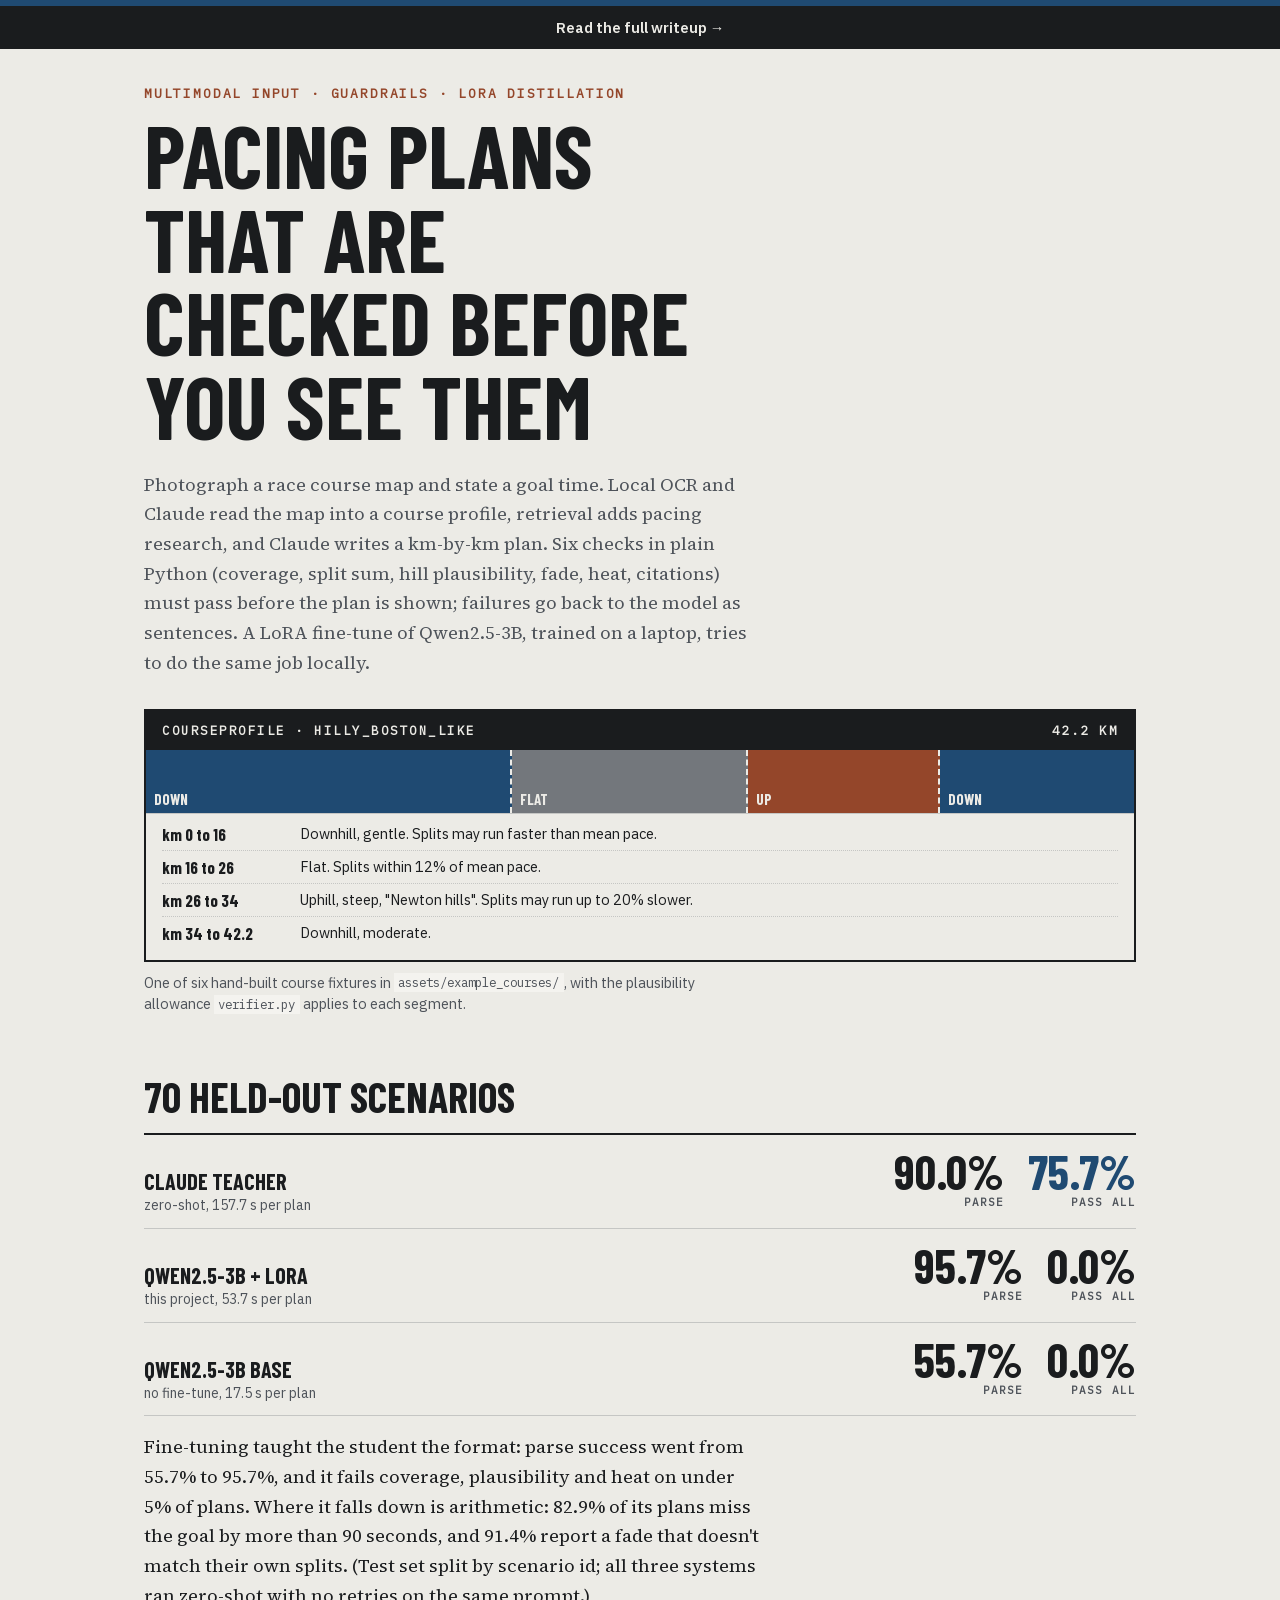
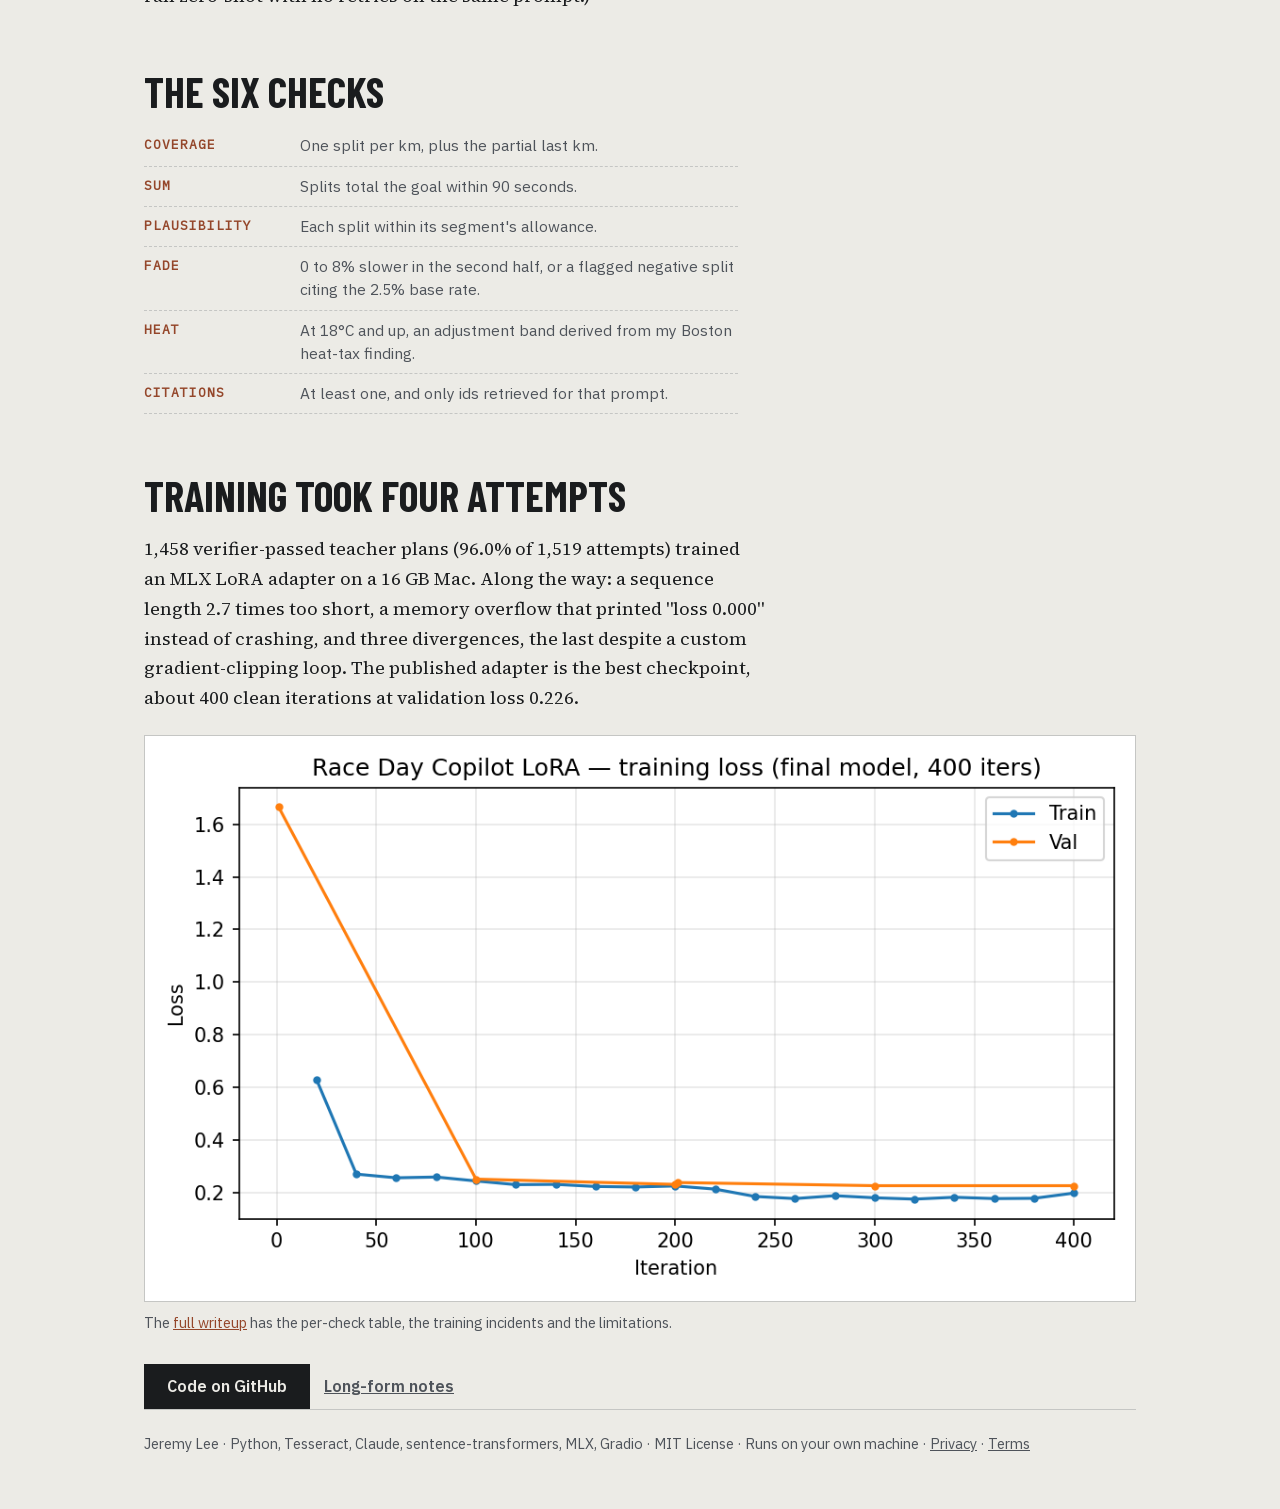
<file: index.html>
<!doctype html>
<html lang="en">
<head>
<meta charset="utf-8">
<meta name="viewport" content="width=device-width, initial-scale=1">
<title>Race day copilot: pacing plans checked in code, and a distilled local model</title>
<meta name="description" content="Photograph a race course map and get a km-by-km pacing plan that passes six deterministic checks before display. Plus a LoRA fine-tune of Qwen2.5-3B distilled from Claude, benchmarked on 70 held-out scenarios.">
<meta property="og:title" content="Race day copilot: pacing plans checked in code, and a distilled local model">
<meta property="og:description" content="Photograph a race course map and get a km-by-km pacing plan that passes six deterministic checks before display. Plus a LoRA fine-tune of Qwen2.5-3B distilled from Claude, benchmarked on 70 held-out scenarios.">
<meta property="og:type" content="website">
<meta property="og:url" content="https://lyhjeremy.github.io/race-day-copilot/">
<meta property="og:image" content="https://lyhjeremy.github.io/race-day-copilot/og.png">
<meta property="og:image:width" content="1200">
<meta property="og:image:height" content="630">
<meta property="og:image:alt" content="Race day copilot: pacing plans checked in code, and a distilled local model">
<meta name="twitter:card" content="summary_large_image">
<link rel="stylesheet" href="assets/family.css">
<style>
  * { box-sizing: border-box; border-radius: 0; }
  body { margin: 0; background: var(--paper); color: var(--ink); font-family: var(--font-head);
         font-size: 18px; line-height: 1.65; border-top: 6px solid var(--signal-2); }
  a { color: var(--signal); }
  :focus-visible { outline: 2px solid var(--signal); outline-offset: 3px; }
  code { font-family: var(--font-mono); font-size: .86em; background: var(--panel); padding: .1em .35em; }
  .bar-link { display: block; background: var(--ink); color: var(--paper); text-align: center; padding: 11px 18px;
              font: 600 14.5px/1.45 var(--font-body); text-decoration: none; }
  .bar-link:hover { text-decoration: underline; }
  .wrap { width: min(100% - 2.6rem, 62rem); margin: 0 auto; }
  .kick { font: 600 13px/1.4 var(--font-mono); letter-spacing: .14em; text-transform: uppercase; color: var(--signal); margin: 36px 0 0; max-width: none; }
  h1 { font: 700 clamp(42px, 7vw, 88px)/.95 var(--font-display); text-transform: uppercase; margin: 10px 0 0; max-width: 15ch; }
  .lede { color: var(--ink-2); margin: 22px 0 0; max-width: 62ch; }
  h2 { font: 700 clamp(28px, 4vw, 42px)/1 var(--font-display); text-transform: uppercase; margin: 60px 0 12px; }
  p { max-width: 62ch; }

  /* Course card: one of the CourseProfile fixtures, drawn as km segments */
  .coursecard { margin-top: 32px; border: 2px solid var(--ink); }
  .cc-head { display: flex; justify-content: space-between; gap: 10px; flex-wrap: wrap; padding: 10px 16px;
             background: var(--ink); color: var(--paper); font: 600 12.5px/1.5 var(--font-mono); letter-spacing: .12em; text-transform: uppercase; }
  .strip { display: flex; height: 64px; border-bottom: 1px solid var(--rule); }
  .seg { position: relative; border-right: 2px dashed var(--paper); display: flex; align-items: flex-end; padding: 6px 8px;
         font: 700 15px/1 var(--font-display); text-transform: uppercase; color: var(--paper); overflow: hidden; }
  .seg:last-child { border-right: 0; }
  .seg.down { background: var(--signal-2); }
  .seg.flat { background: var(--edge); }
  .seg.up { background: var(--signal); }
  .cc-rows { margin: 0; padding: 4px 16px 10px; list-style: none; font: 400 14.5px/1.5 var(--font-body); }
  .cc-rows li { display: grid; grid-template-columns: 8rem minmax(0, 1fr); gap: 10px; padding: 5px 0; border-bottom: 1px dotted var(--rule); }
  .cc-rows li:last-child { border-bottom: 0; }
  .cc-rows b { font: 700 17px/1.3 var(--font-display); }
  .cap { font: 400 14.5px/1.5 var(--font-body); color: var(--ink-2); margin-top: 10px; }

  .results { margin-top: 16px; border-top: 2px solid var(--ink); }
  .res { display: grid; grid-template-columns: minmax(0, 1fr) auto auto; gap: 6px 24px; align-items: baseline; padding: 12px 0; border-bottom: 1px solid var(--rule); }
  .res .sys { font: 700 22px/1.1 var(--font-display); text-transform: uppercase; }
  .res .sys small { display: block; font: 400 14px/1.4 var(--font-body); text-transform: none; color: var(--ink-2); margin-top: 3px; }
  .res .v { font: 700 clamp(30px, 5vw, 48px)/1 var(--font-display); text-align: right; }
  .res .v small { display: block; font: 600 11px/1.4 var(--font-mono); letter-spacing: .1em; text-transform: uppercase; color: var(--ink-2); }
  .res .v.pass { color: var(--signal-2); }
  .rules { margin: 14px 0 0; padding: 0; list-style: none; font: 400 15.5px/1.5 var(--font-body); color: var(--ink-2); max-width: 66ch; }
  .rules li { display: grid; grid-template-columns: 9rem minmax(0, 1fr); gap: 12px; padding: 8px 0; border-bottom: 1px dashed var(--rule); }
  .rules b { font: 600 13px/1.7 var(--font-mono); text-transform: uppercase; letter-spacing: .08em; color: var(--signal); }
  figure { margin: 22px 0 0; }
  figure img { display: block; max-width: 100%; height: auto; border: 1px solid var(--rule); background: var(--panel); }
  .btnrow { display: flex; gap: 14px; flex-wrap: wrap; margin-top: 30px; align-items: center; }
  .btn { display: inline-block; padding: 12px 22px; background: var(--ink); color: var(--paper); text-decoration: none;
         font: 600 16px/1.2 var(--font-body); border: 1px solid var(--ink); }
  .btn:hover { background: var(--signal); border-color: var(--signal); }
  .tl { font: 600 16px/1.2 var(--font-body); color: var(--ink-2); }
  footer { border-top: 1px solid var(--rule); margin-top: 70px; padding: 22px 0 54px;
           font: 400 14.5px/1.6 var(--font-body); color: var(--ink-2); }
  footer a { color: var(--ink-2); }
</style>
</head>
<body>
<a class="bar-link" href="overview/" data-overview-link>Read the full writeup&nbsp;&rarr;</a>

<main class="wrap">
  <p class="kick">Multimodal input · guardrails · LoRA distillation</p>
  <h1>Pacing plans that are checked before you see them</h1>
  <p class="lede">Photograph a race course map and state a goal time. Local OCR and Claude read the map into a
  course profile, retrieval adds pacing research, and Claude writes a km-by-km plan. Six checks in plain Python
  (coverage, split sum, hill plausibility, fade, heat, citations) must pass before the plan is shown; failures go
  back to the model as sentences. A LoRA fine-tune of Qwen2.5-3B, trained on a laptop, tries to do the same job locally.</p>

  <div class="coursecard" role="group" aria-label="Example course profile: Hilly Boston-like, 42.2 km">
    <div class="cc-head"><span>CourseProfile · hilly_boston_like</span><span>42.2 km</span></div>
    <div class="strip" aria-hidden="true">
      <div class="seg down" style="flex: 16">Down</div>
      <div class="seg flat" style="flex: 10">Flat</div>
      <div class="seg up" style="flex: 8">Up</div>
      <div class="seg down" style="flex: 8.2">Down</div>
    </div>
    <ul class="cc-rows">
      <li><b>km 0 to 16</b><span>Downhill, gentle. Splits may run faster than mean pace.</span></li>
      <li><b>km 16 to 26</b><span>Flat. Splits within 12% of mean pace.</span></li>
      <li><b>km 26 to 34</b><span>Uphill, steep, "Newton hills". Splits may run up to 20% slower.</span></li>
      <li><b>km 34 to 42.2</b><span>Downhill, moderate.</span></li>
    </ul>
  </div>
  <p class="cap">One of six hand-built course fixtures in <code>assets/example_courses/</code>, with the plausibility allowance <code>verifier.py</code> applies to each segment.</p>

  <h2>70 held-out scenarios</h2>
  <div class="results">
    <div class="res"><span class="sys">Claude teacher<small>zero-shot, 157.7 s per plan</small></span><span class="v">90.0%<small>parse</small></span><span class="v pass">75.7%<small>pass all</small></span></div>
    <div class="res"><span class="sys">Qwen2.5-3B + LoRA<small>this project, 53.7 s per plan</small></span><span class="v">95.7%<small>parse</small></span><span class="v">0.0%<small>pass all</small></span></div>
    <div class="res"><span class="sys">Qwen2.5-3B base<small>no fine-tune, 17.5 s per plan</small></span><span class="v">55.7%<small>parse</small></span><span class="v">0.0%<small>pass all</small></span></div>
  </div>
  <p style="margin-top:16px">Fine-tuning taught the student the format: parse success went from 55.7% to 95.7%, and it fails
  coverage, plausibility and heat on under 5% of plans. Where it falls down is arithmetic: 82.9% of its plans miss the goal by
  more than 90 seconds, and 91.4% report a fade that doesn't match their own splits. (Test set split by scenario id; all three
  systems ran zero-shot with no retries on the same prompt.)</p>

  <h2>The six checks</h2>
  <ul class="rules">
    <li><b>Coverage</b><span>One split per km, plus the partial last km.</span></li>
    <li><b>Sum</b><span>Splits total the goal within 90 seconds.</span></li>
    <li><b>Plausibility</b><span>Each split within its segment's allowance.</span></li>
    <li><b>Fade</b><span>0 to 8% slower in the second half, or a flagged negative split citing the 2.5% base rate.</span></li>
    <li><b>Heat</b><span>At 18&deg;C and up, an adjustment band derived from my Boston heat-tax finding.</span></li>
    <li><b>Citations</b><span>At least one, and only ids retrieved for that prompt.</span></li>
  </ul>

  <h2>Training took four attempts</h2>
  <p>1,458 verifier-passed teacher plans (96.0% of 1,519 attempts) trained an MLX LoRA adapter on a 16 GB Mac. Along
  the way: a sequence length 2.7 times too short, a memory overflow that printed "loss 0.000" instead of crashing,
  and three divergences, the last despite a custom gradient-clipping loop. The published adapter is the best checkpoint,
  about 400 clean iterations at validation loss 0.226.</p>
  <figure>
    <img width="1050" height="600" src="eval/loss_curve.png" alt="Training and validation loss for the published LoRA model over 400 iterations; validation loss falls from about 1.67 to about 0.23 by iteration 100 and stays flat.">
  </figure>
  <p class="cap">The <a href="overview/">full writeup</a> has the per-check table, the training incidents and the limitations.</p>

  <div class="btnrow">
    <a class="btn" href="https://github.com/lyhjeremy/race-day-copilot">Code on GitHub</a>
    <a class="tl" href="https://github.com/lyhjeremy/race-day-copilot/blob/main/writeup.md">Long-form notes</a>
  </div>
</main>

<footer class="wrap">
  Jeremy Lee · Python, Tesseract, Claude, sentence-transformers, MLX, Gradio · MIT License · Runs on your own machine ·
  <a href="privacy/">Privacy</a> · <a href="terms/">Terms</a>
</footer>
</body>
</html>
</file>
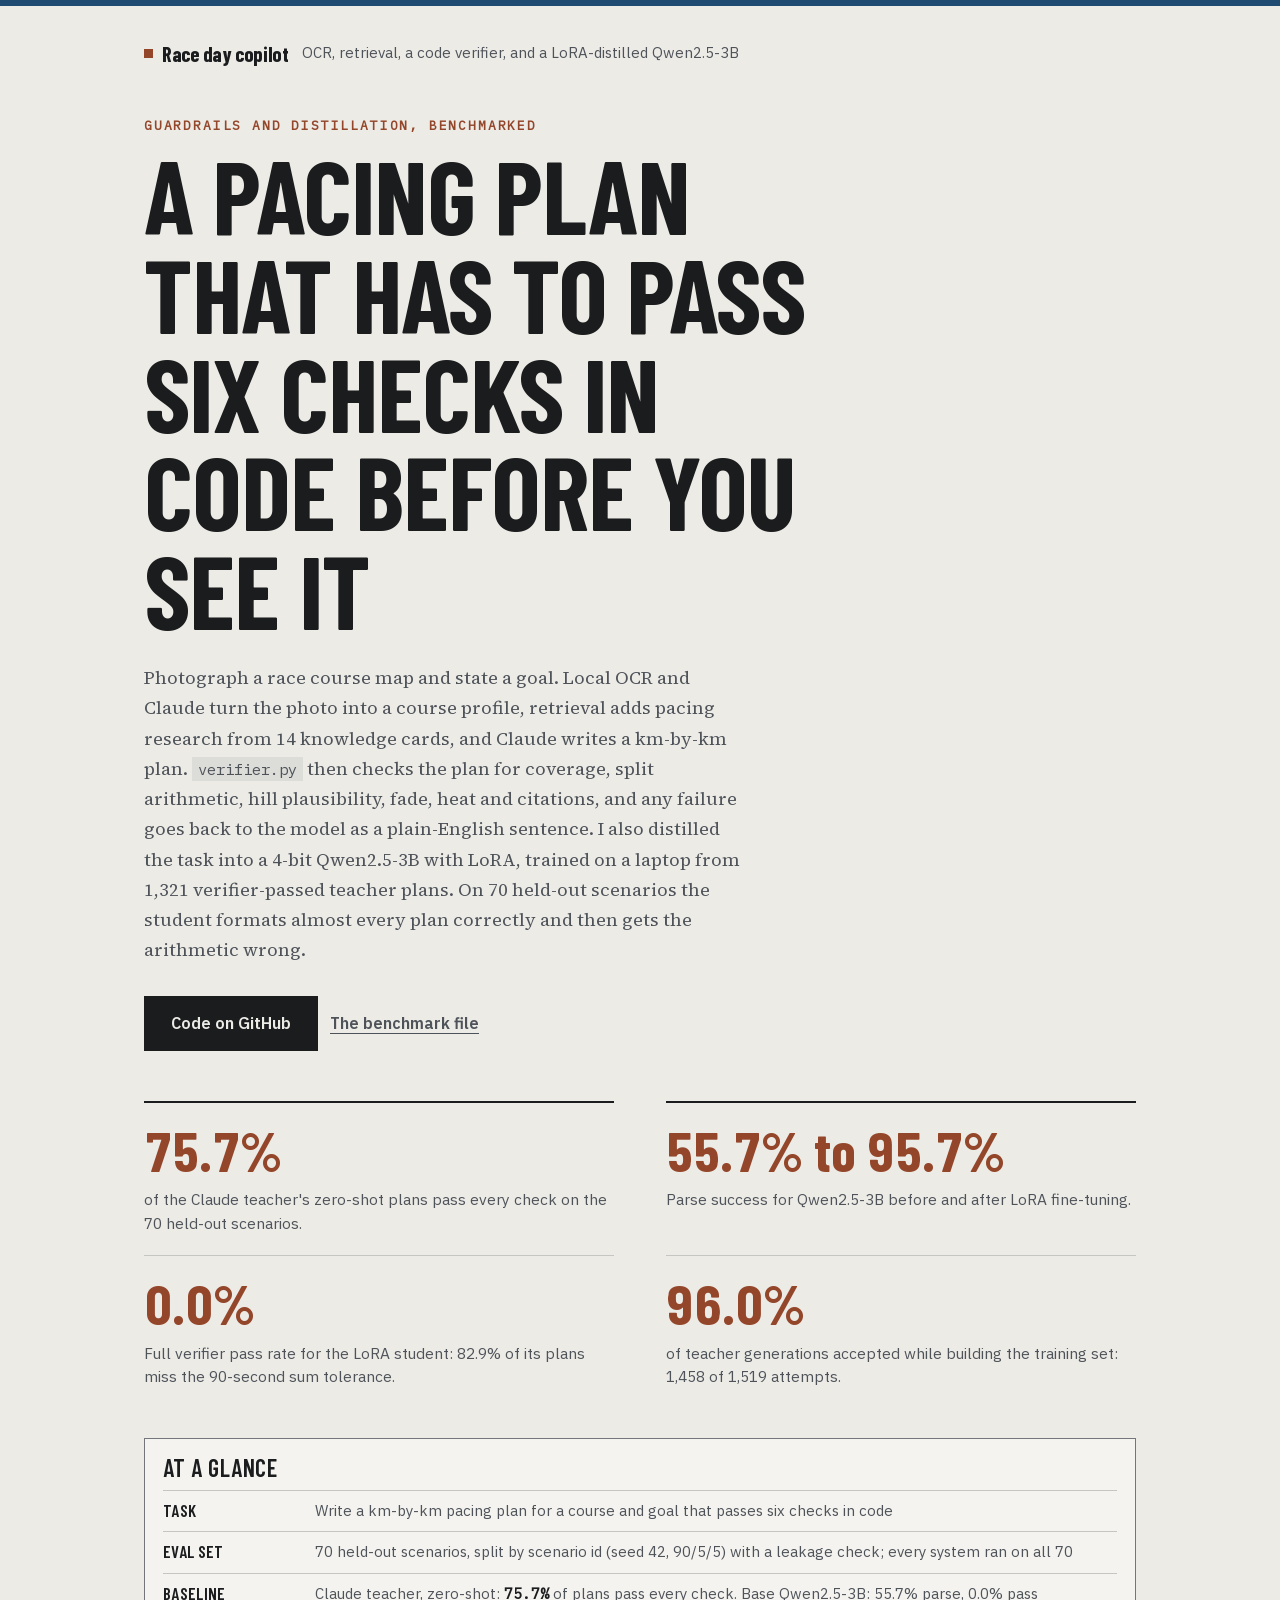
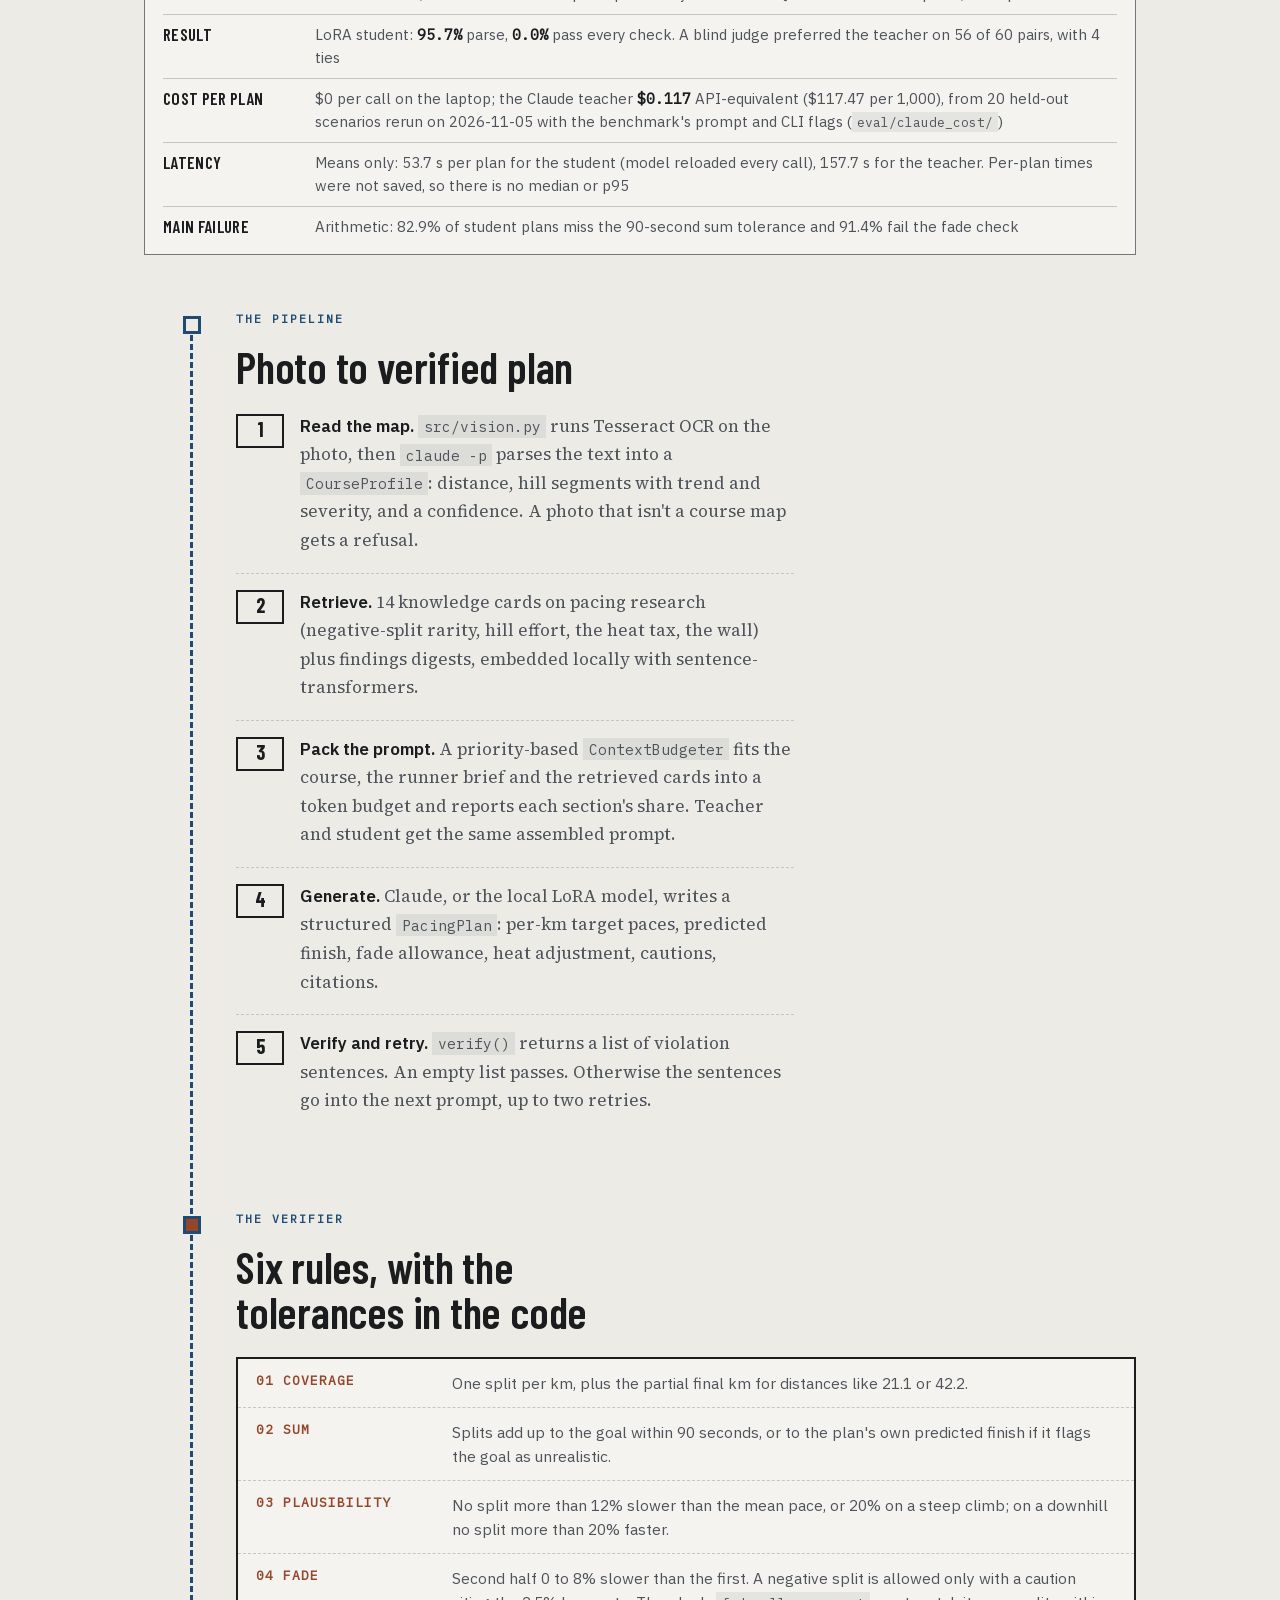
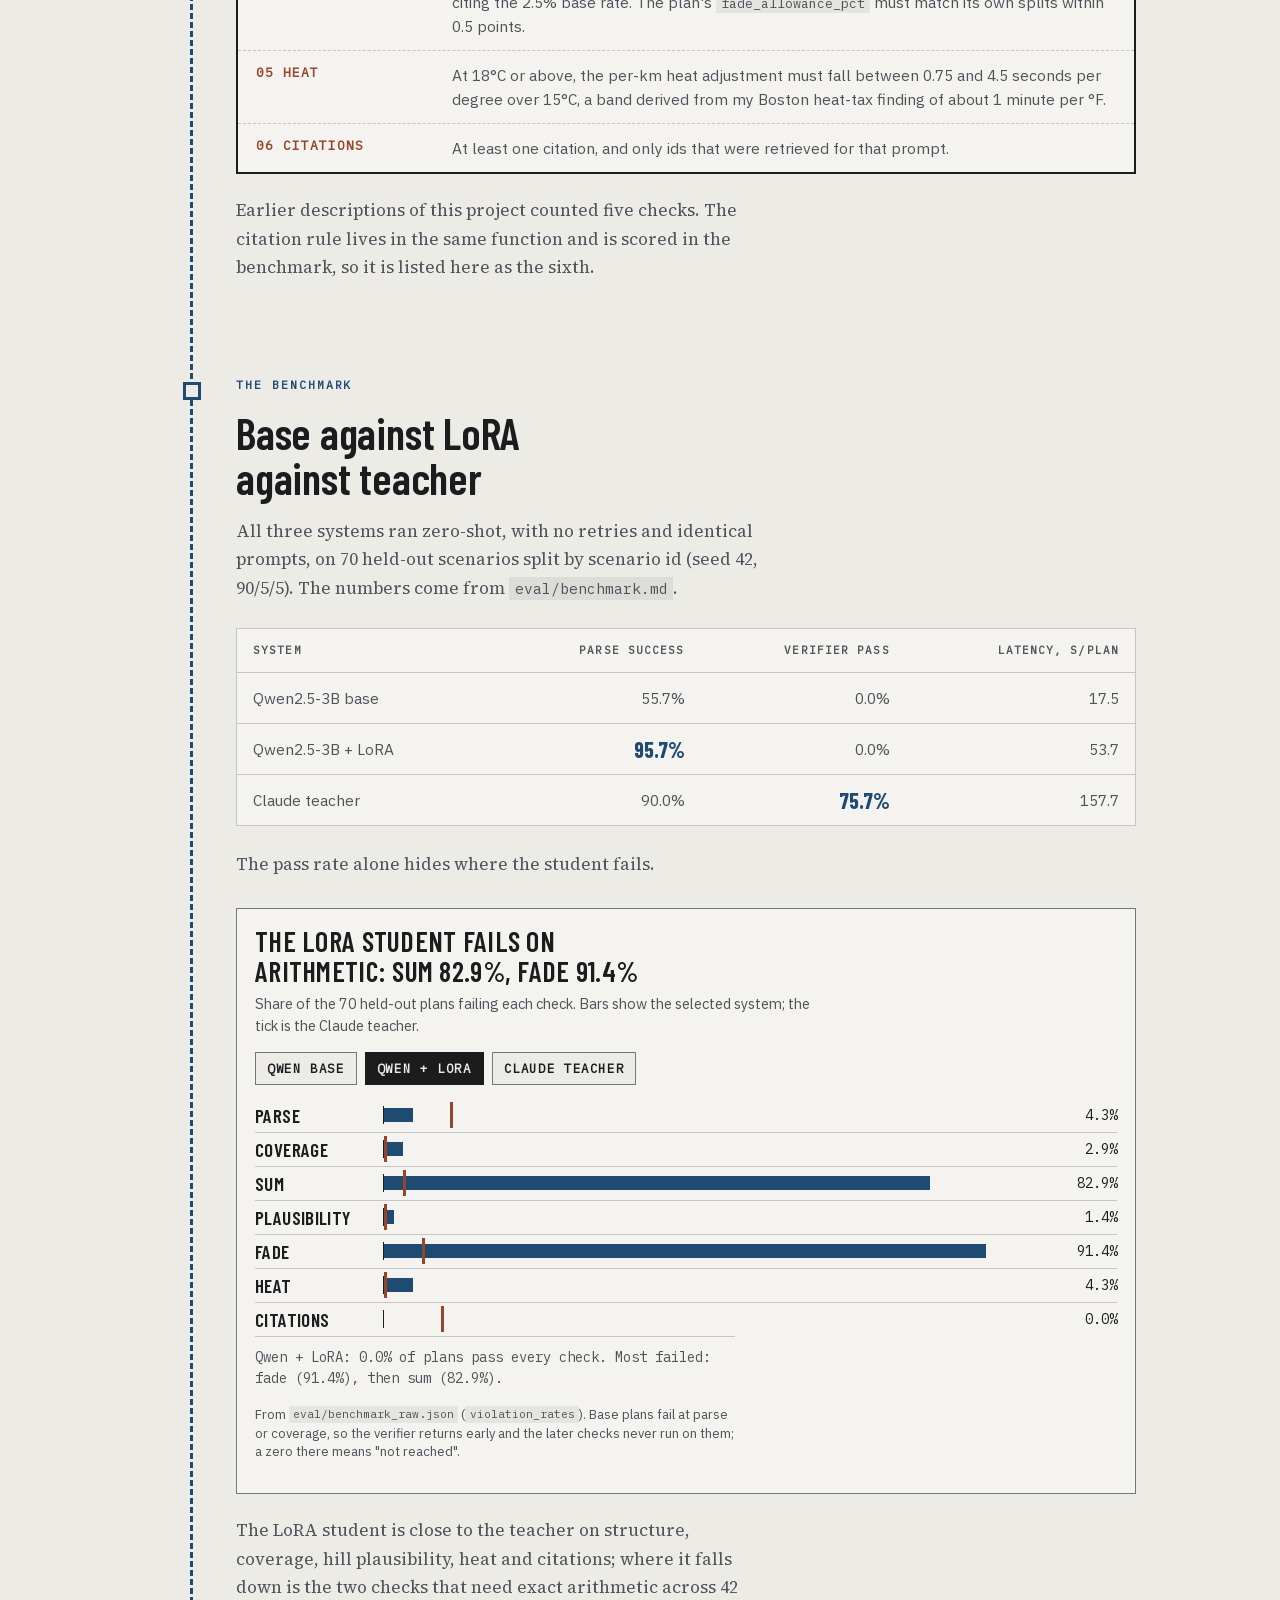
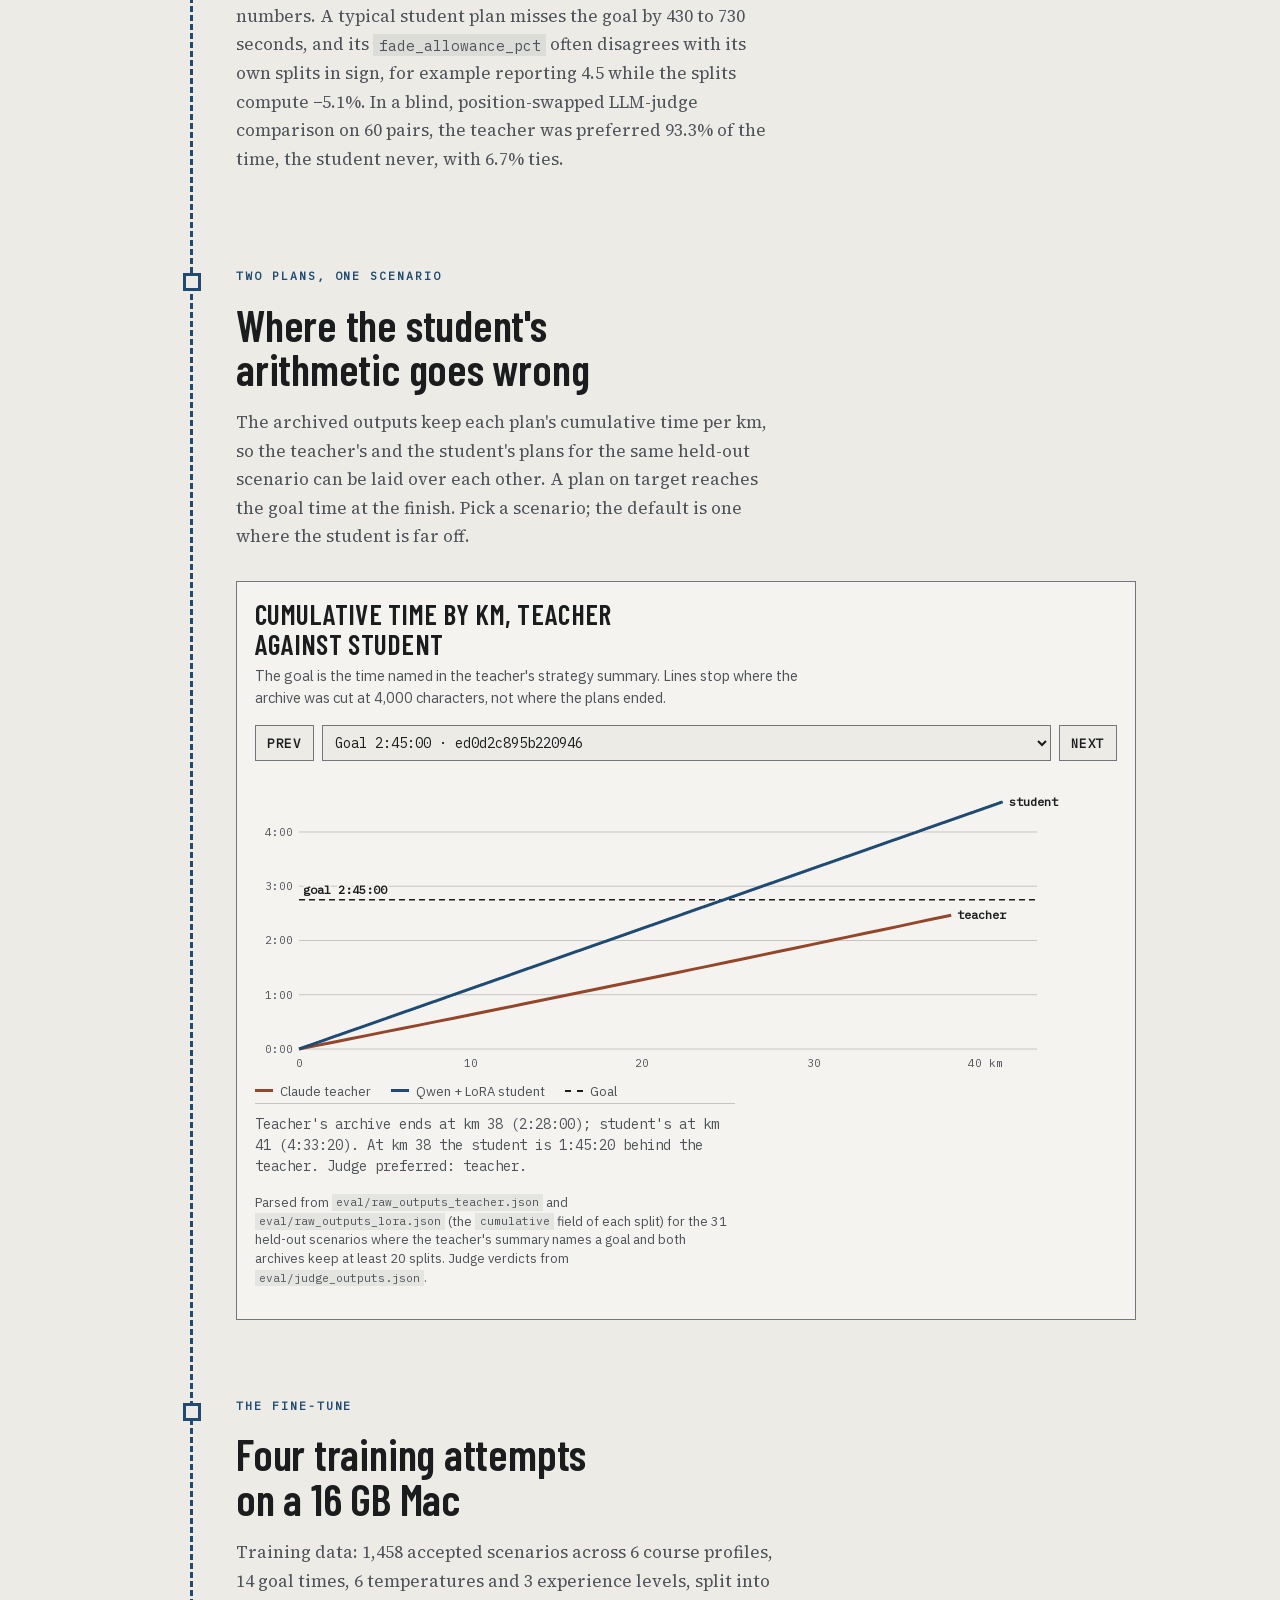
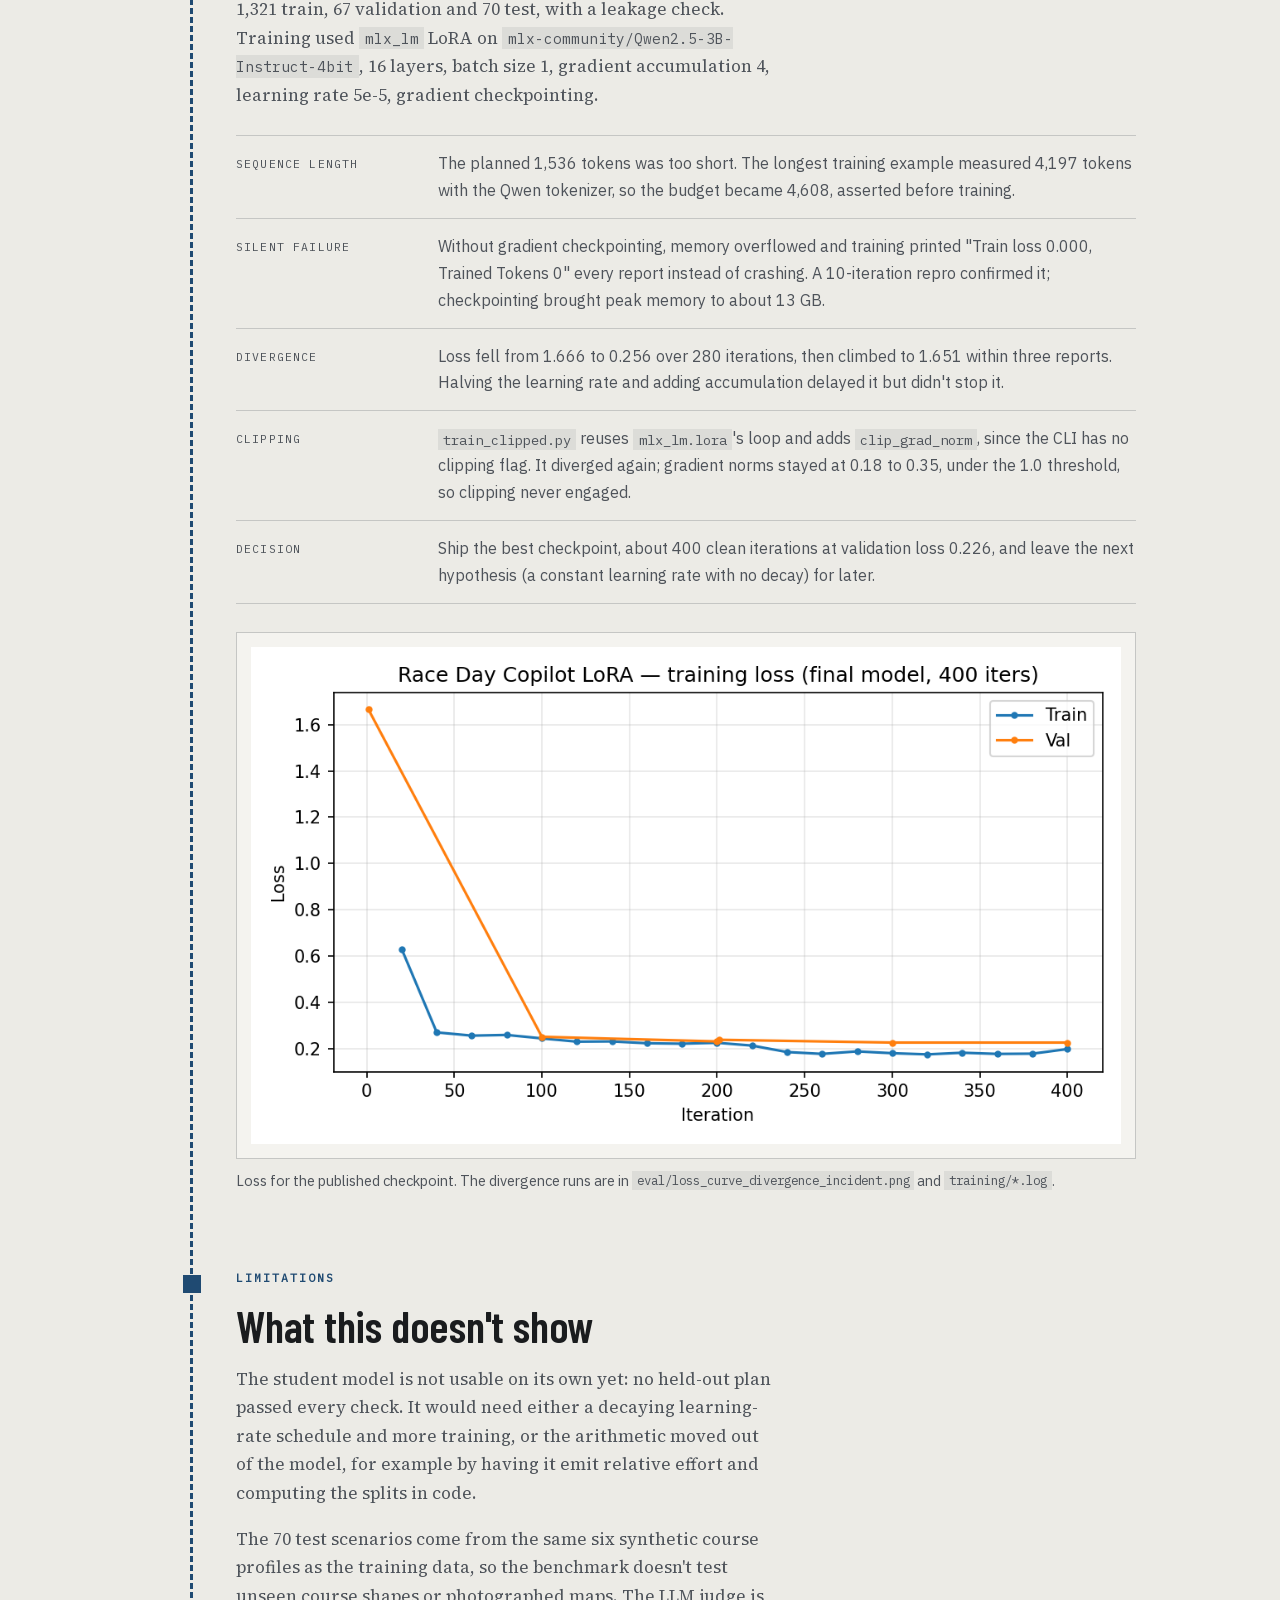
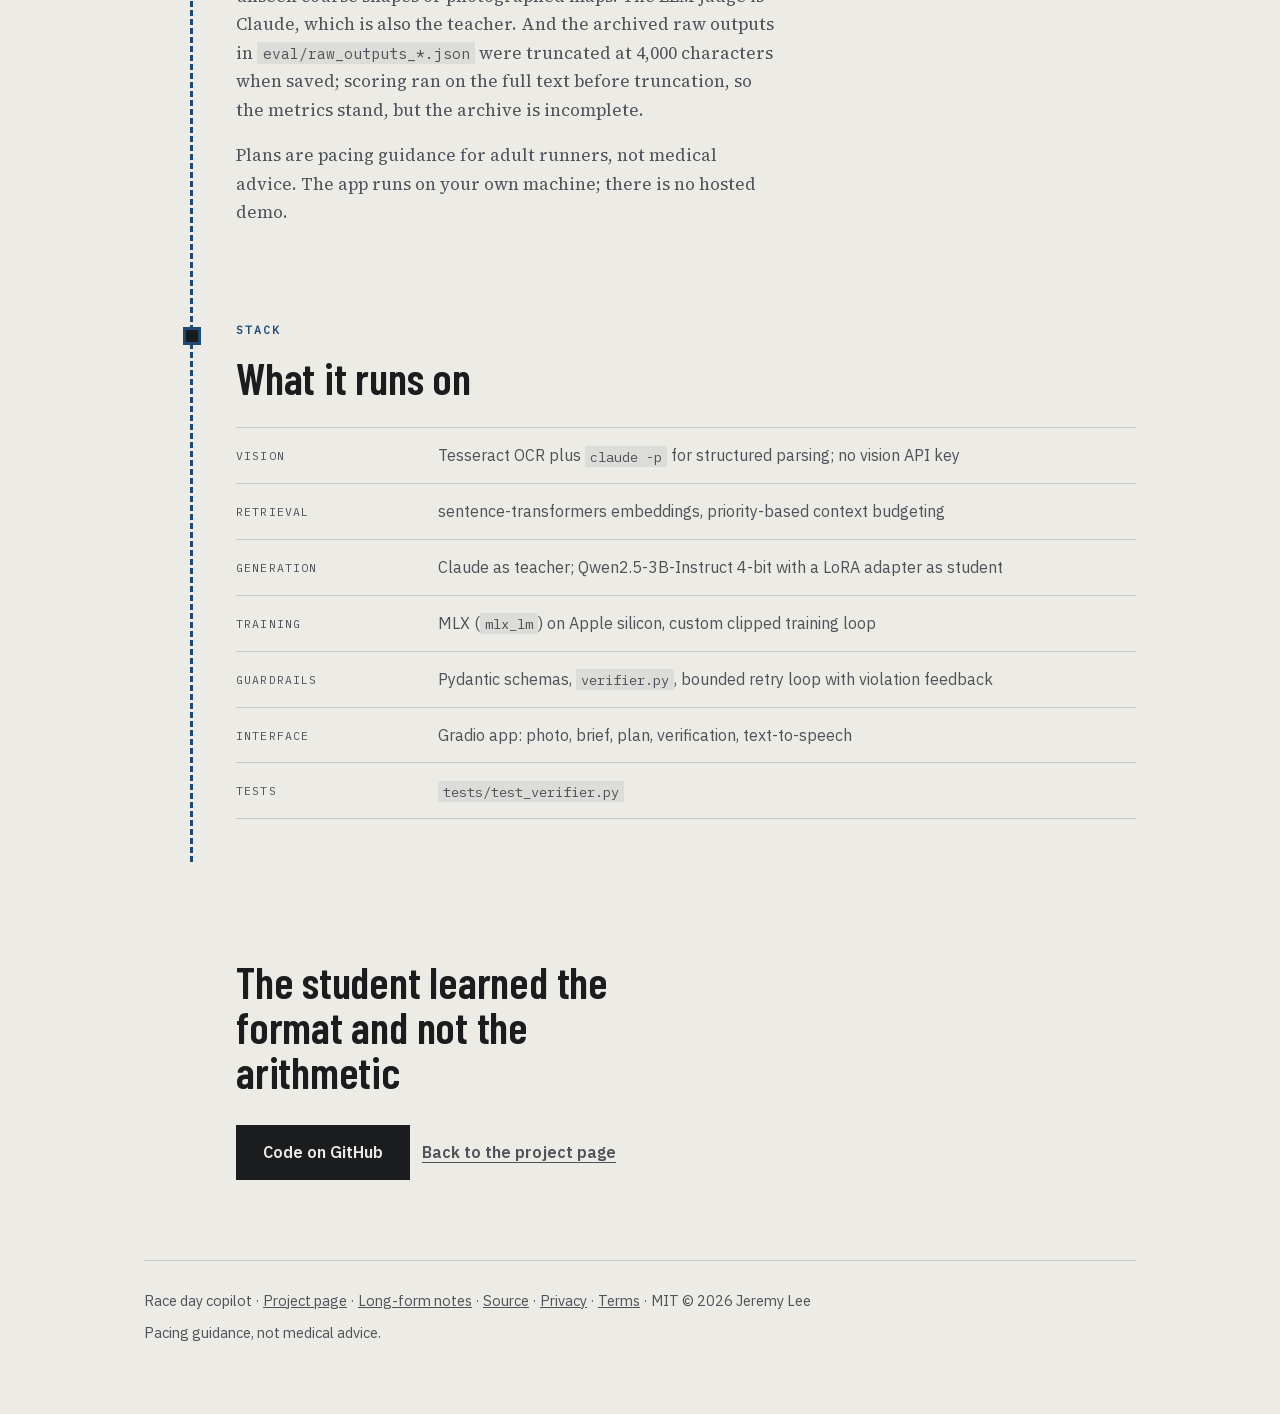
<file: overview/index.html>
<!doctype html>
<html lang="en">
<head>
<meta charset="utf-8" />
<meta name="viewport" content="width=device-width, initial-scale=1, viewport-fit=cover" />
<title>Race day copilot: verified pacing plans and a LoRA-distilled Qwen2.5-3B</title>
<meta name="description" content="Photograph a course map, get a km-by-km pacing plan checked by six deterministic rules before display. A Qwen2.5-3B LoRA student distilled from Claude reaches 95.7% parse success on 70 held-out scenarios and fails on split arithmetic." />
<meta name="theme-color" content="#ECEBE6" />
<meta property="og:title" content="Race day copilot" />
<meta property="og:description" content="Teacher 75.7% verifier pass, LoRA student 0.0% with 95.7% parse success: a distillation benchmark broken down check by check." />
<meta property="og:type" content="article" />
<meta property="og:url" content="https://lyhjeremy.github.io/race-day-copilot/overview/" />
<meta property="og:image" content="https://lyhjeremy.github.io/race-day-copilot/og.png" />
<meta property="og:image:width" content="1200" />
<meta property="og:image:height" content="630" />
<meta property="og:image:alt" content="Race day copilot" />
<meta name="twitter:card" content="summary_large_image" />
<style>
  :root {
    --paper: #ECEBE6;
    --card: #F4F3EF;
    --plate: #F4F3EF;
    --ink: #1A1C1E;
    --ink2: #4E535A;
    --muted: #4E535A;
    --rule: #C5C6C4;
    --accent: #94462A;
    --accent2: #1F4A72;
    --link: #94462A;
    --serif: "Source Serif 4", "Iowan Old Style", "Palatino Linotype", Palatino, serif;
    --sans: "IBM Plex Sans", "Helvetica Neue", Helvetica, Arial, sans-serif;
    --mono: "IBM Plex Mono", "SF Mono", Menlo, Consolas, monospace;
    --display: "Barlow Condensed", "Arial Narrow", sans-serif;
    --edge: #73777C;
    --spine:  92px;
    --col:    min(100% - 2.6rem, 62rem);
  }
  @media (prefers-color-scheme: dark) {
    :root {
      --paper: #17191C;
      --card: #202327;
      --plate: #202327;
      --ink: #E4E5E3;
      --ink2: #A3A8AE;
      --muted: #A3A8AE;
      --rule: #383C41;
      --accent: #D9906C;
      --accent2: #7FA8D3;
      --link: #D9906C;
      --edge: #6B7076;
    }
  }

  @font-face{font-family:"Source Serif 4";src:url("../fonts/SourceSerif4-400.woff2")format("woff2");font-weight:400;font-display:swap}
  @font-face{font-family:"Source Serif 4";src:url("../fonts/SourceSerif4-600.woff2")format("woff2");font-weight:600;font-display:swap}
  @font-face{font-family:"IBM Plex Sans";src:url("../fonts/IBMPlexSans-400.woff2")format("woff2");font-weight:400;font-display:swap}
  @font-face{font-family:"IBM Plex Sans";src:url("../fonts/IBMPlexSans-600.woff2")format("woff2");font-weight:600;font-display:swap}
  @font-face{font-family:"IBM Plex Mono";src:url("../fonts/IBMPlexMono-400.woff2")format("woff2");font-weight:400;font-display:swap}

  * { box-sizing: border-box; border-radius: 0; }
  html { scroll-behavior: smooth; }
  body {
    margin: 0; background: var(--paper); color: var(--ink);
    font-family: var(--serif); font-size: clamp(17px, 0.55rem + 0.6vw, 19.5px);
    line-height: 1.68; -webkit-font-smoothing: antialiased; overflow-x: hidden;
  }
  img { max-width: 100%; height: auto; display: block; }
  a { color: var(--link); }
  :focus-visible { outline: 2px solid var(--accent); outline-offset: 3px; border-radius: 0; }
  strong { font-weight: 700; color: var(--ink); }
  code { font-family: var(--mono); font-size: .86em;
         background: color-mix(in srgb, var(--ink) 7%, transparent);
         padding: .12em .38em; border-radius: 0; }
  .wrap { width: var(--col); margin: 0 auto; }

  .eyebrow { font-family: var(--mono); font-weight: 600; font-size: 11.5px;
             letter-spacing: .17em; text-transform: uppercase; color: var(--muted);
             margin: 0 0 14px; }

  .masthead { display: flex; align-items: baseline; gap: 14px; flex-wrap: wrap; padding: 30px 0 0; }
  .logo { font-family: var(--sans); font-weight: 800; font-size: 21px;
          letter-spacing: -.02em; display: flex; align-items: center; gap: 9px; }
  .dot { width: 9px; height: 9px; border-radius: 0; background: var(--accent); flex: none; }
  .tagline { font-size: 15px; color: var(--ink2); font-family: var(--sans); }

  .hero { padding: 44px 0 54px; }
  .kicker { font-family: var(--sans); font-size: clamp(18px, 2.1vw, 23px); font-weight: 600;
            color: var(--muted); margin: 0 0 8px; letter-spacing: -.01em; }
  .hero h1 { font-family: var(--sans); font-size: clamp(37px, 6vw, 72px); font-weight: 800;
             letter-spacing: -.035em; line-height: 1.04; margin: 0; max-width: 17ch; }
  .hero-sub { margin: 24px 0 0; font-size: 1.06em; color: var(--ink2); max-width: 60ch; }

  .cta-row { display: flex; gap: 12px; flex-wrap: wrap; margin-top: 30px; align-items: center; }
  .btn { display: inline-block; padding: 13px 26px; border-radius: 0;
         font-family: var(--sans); font-weight: 700; font-size: 16px;
         text-decoration: none; border: 1px solid var(--ink); }
  .btn:hover { transform: translateY(-1px); }
  .btn-primary { background: var(--ink); color: var(--paper); }
  .textlink { font-family: var(--sans); font-size: 16px; font-weight: 600; color: var(--ink2);
              text-decoration: underline; text-underline-offset: 4px;
              text-decoration-thickness: 1px; }
  .textlink:hover { color: var(--ink); }

  .claims { display: grid; grid-template-columns: 1fr; gap: 0 52px; margin: 50px 0 0; }
  @media (min-width: 760px) { .claims { grid-template-columns: 1fr 1fr; } }
  .claim { padding: 18px 0 20px; border-top: 1px solid var(--rule); }
  .claim:first-child, .claim:nth-child(2) { border-top: 2px solid var(--ink); }
  @media (max-width: 759px) { .claim:nth-child(2) { border-top: 1px solid var(--rule); } }
  .claim .n { font-family: var(--sans); font-weight: 800; font-size: 40px; line-height: 1.05;
              color: var(--accent); letter-spacing: -.03em; font-variant-numeric: tabular-nums; }
  .claim h3 { margin: 0 0 6px; }
  .claim p { margin: 9px 0 0; font-size: 15.5px; color: var(--ink2); line-height: 1.5;
             font-family: var(--sans); }

  .route { position: relative; padding-bottom: 30px; }
  .route::before { content: ""; position: absolute; left: calc(var(--spine) / 2); top: 8px;
                   bottom: 80px; width: 2px; background: var(--rule); }
  .stop { position: relative; padding: 0 0 76px var(--spine); }
  .stop::before { content: ""; position: absolute; left: calc(var(--spine) / 2 - 7px); top: 7px;
                  width: 16px; height: 16px; border-radius: 0;
                  background: var(--paper); border: 2px solid var(--ink); box-sizing: border-box; }
  .stop--key::before { background: var(--accent); border-color: var(--accent); }
  .stop--warn::before { background: var(--accent2); border-color: var(--accent2); }
  .stop--end::before { background: var(--ink); }

  h2 { font-family: var(--sans); font-size: clamp(27px, 3.7vw, 38px); font-weight: 800;
       letter-spacing: -.027em; line-height: 1.13; margin: 12px 0 16px; max-width: 19ch; }
  h3 { font-family: var(--sans); font-size: 17px; font-weight: 700; margin: 0 0 7px;
       letter-spacing: -.012em; }
  .stop p { margin: 0 0 17px; max-width: 60ch; color: var(--ink2); }

  .bignum { font-family: var(--sans); font-weight: 800; font-size: clamp(74px, 10vw, 128px);
            line-height: .86; letter-spacing: -.05em; margin: 6px 0 4px; color: var(--accent);
            font-variant-numeric: tabular-nums; }
  .bignum-note { font-family: var(--sans); font-size: 16px; color: var(--muted); margin: 0 0 20px; }

  /* A white-background chart would glow in dark mode; the plate makes it read
     as a deliberately printed page instead. */
  figure { margin: 28px 0 0; }
  .plate { background: var(--plate); border: 1px solid var(--rule); border-radius: 0;
           padding: 14px; overflow: hidden; }
  .plate img { border-radius: 0; }
  .plate--flush { padding: 0; }
  .shot { border-radius: 0; border: 1px solid var(--rule);
          overflow: hidden; background: var(--card); }
  /* min() so the cap never exceeds the column on a phone */
  .shot--narrow { max-width: min(430px, 100%); }
  figcaption { margin-top: 11px; font-family: var(--sans); font-size: 14.5px;
               color: var(--muted); line-height: 1.5; }
  .panels { display: grid; grid-template-columns: repeat(auto-fit, minmax(258px, 1fr));
            gap: 22px; margin-top: 28px; }
  .panels figure { margin: 0; }

  .pull { margin: 30px 0 0; padding: 20px 25px; border-left: 3px solid var(--accent);
          background: color-mix(in srgb, var(--accent) 7%, transparent);
          border-radius: 0; }
  .pull p { margin: 0 0 9px; color: var(--ink); max-width: none; }
  .pull p:last-of-type { margin: 0; }
  .pull .who { font-family: var(--mono); font-size: 11px; letter-spacing: .12em;
               text-transform: uppercase; color: var(--muted); display: block; margin-top: 9px; }

  .grid { display: grid; grid-template-columns: repeat(auto-fit, minmax(238px, 1fr));
          gap: 1px; margin-top: 28px; background: var(--rule);
          border: 1px solid var(--rule); border-radius: 0; overflow: hidden; }
  .cell { background: var(--paper); padding: 22px 20px; }
  .cell p { font-size: 15px; margin: 0; color: var(--ink2); max-width: none;
            line-height: 1.55; font-family: var(--sans); }

  /* results tables: scroll inside their own box, never the page */
  .tablewrap { margin-top: 26px; overflow-x: auto; border: 1px solid var(--rule);
               border-radius: 0; background: var(--card); }
  table { border-collapse: collapse; width: 100%; min-width: 480px;
          font-family: var(--sans); font-size: 15.5px; }
  th, td { padding: 12px 16px; text-align: left; border-bottom: 1px solid var(--rule); }
  th { font-family: var(--mono); font-size: 11px; letter-spacing: .1em;
       text-transform: uppercase; color: var(--muted); font-weight: 600; }
  td { color: var(--ink2); font-variant-numeric: tabular-nums; }
  tr:last-child td { border-bottom: 0; }
  .win td { color: var(--ink); font-weight: 700;
            background: color-mix(in srgb, var(--accent) 8%, transparent); }

  /* real terminal output, quoted verbatim */
  .term { margin-top: 26px; background: #14141f; color: #e6e3da; border-radius: 0;
          padding: 18px 20px; overflow-x: auto;
          border: 1px solid #2a2a3a; }
  .term pre { margin: 0; font-family: var(--mono); font-size: 13px; line-height: 1.62;
              white-space: pre; }
  .term .c { color: #9aa08f; }
  .term .g { color: #7fd18f; }
  .term .y { color: #E3BC5E; }

  .specs { margin-top: 26px; border-top: 1px solid var(--rule); }
  .spec { display: grid; grid-template-columns: 1fr; gap: 2px;
          padding: 14px 0; border-bottom: 1px solid var(--rule); }
  @media (min-width: 700px) { .spec { grid-template-columns: 178px 1fr; gap: 24px; } }
  .spec dt { font-family: var(--mono); font-size: 11.5px; letter-spacing: .1em;
             text-transform: uppercase; color: var(--muted); padding-top: 4px; }
  .spec dd { margin: 0; font-size: 16px; color: var(--ink2); font-family: var(--sans); }

  .close { padding: 6px 0 80px var(--spine); position: relative; }
  .close h2 { max-width: 20ch; }
  footer { border-top: 1px solid var(--rule); padding: 28px 0 60px;
           font-family: var(--sans); font-size: 14.5px; color: var(--muted); }
  footer a { color: var(--ink2); }
  footer p { margin: 0 0 8px; }

  @media (max-width: 640px) {
    :root { --spine: 38px; }
    .hero { padding: 36px 0 46px; }
    .stop { padding-bottom: 58px; }
    .plate { padding: 9px; }
    .term { padding: 14px 14px; }
    .term pre { font-size: 11.5px; }
  }
  @media (prefers-reduced-motion: reduce) {
    html { scroll-behavior: auto; }
    .btn { }
  }
  @font-face{font-family:"Barlow Condensed";src:url("../fonts/BarlowCondensed-600.woff2")format("woff2");font-weight:600;font-style:normal;font-display:swap}
  @font-face{font-family:"Barlow Condensed";src:url("../fonts/BarlowCondensed-700.woff2")format("woff2");font-weight:700;font-style:normal;font-display:swap}

  .btn:hover { transform: none; background: var(--accent); border-color: var(--accent); color: var(--paper); }
  .pull { border: 1px solid var(--edge); border-left: 1px solid var(--edge); background: transparent; }
  .term { background: var(--card); color: var(--ink); border: 1px solid var(--rule); }
  .term .c { color: var(--muted); } .term .g { color: var(--accent2); } .term .y { color: var(--accent); }
  .logo, .hero h1, h2, .claim .n, .bignum { font-family: var(--display); }

  /* Road: a race-day bib and the painted course line. Condensed caps, split-table numbers. */
  body { border-top: 6px solid var(--accent2); }
  .hero h1 { font-weight: 700; text-transform: uppercase; letter-spacing: -.01em; line-height: .95;
             font-size: clamp(46px, 8.4vw, 104px); max-width: 15ch; }
  h2 { font-weight: 600; letter-spacing: -.005em; font-size: clamp(30px, 4.2vw, 44px); line-height: 1.02; }
  .kicker { font-family: var(--mono); font-size: 13px; letter-spacing: .14em; text-transform: uppercase; color: var(--accent); }
  .claim .n { font-weight: 700; font-size: 56px; letter-spacing: 0; }
  .bignum { font-weight: 700; letter-spacing: -.01em; }
  .route::before { width: 0; border-left: 3px dashed var(--accent2); background: none; }
  .stop::before { border-radius: 0; width: 18px; height: 18px; left: calc(var(--spine) / 2 - 7.5px);
                  border: 3px solid var(--accent2); }
  .stop .eyebrow { color: var(--accent2); }


  .course { margin: 22px 0 0; padding: 0; list-style: none; counter-reset: km; max-width: 62ch; }
  .course li { counter-increment: km; position: relative; padding: 0 0 18px 64px; color: var(--ink2); }
  .course li::before { content: counter(km); position: absolute; left: 0; top: 2px; width: 44px; height: 30px;
                       border: 2px solid var(--ink); background: var(--paper); text-align: center;
                       font: 700 20px/26px var(--display); color: var(--ink); }
  .course li + li { border-top: 1px dashed var(--rule); padding-top: 14px; }
  .course li + li::before { top: 16px; }
  .course b { font-family: var(--sans); color: var(--ink); }
  .rules { margin: 22px 0 0; border: 2px solid var(--ink); background: var(--card); }
  .rules div { display: grid; grid-template-columns: 1fr; gap: 2px 20px; padding: 12px 18px; border-bottom: 1px dashed var(--rule); }
  .rules div:last-child { border-bottom: 0; }
  @media (min-width: 700px) { .rules div { grid-template-columns: 11rem minmax(0, 1fr); } }
  .rules dt { font: 600 13px/1.6 var(--mono); text-transform: uppercase; letter-spacing: .08em; color: var(--accent); }
  .rules dd { margin: 0; font: 400 15.5px/1.55 var(--sans); color: var(--ink2); }
  .sheet { min-width: 460px; }
  .sheet td.num, .sheet th.num { text-align: right; font-variant-numeric: tabular-nums; }
  .sheet td.hi { font: 700 22px/1 var(--display); color: var(--accent2); }
  .sheet td.bad { font: 700 22px/1 var(--display); color: var(--accent); }
  .sheet-note { font-family: var(--sans); font-size: 14.5px; color: var(--muted); margin: 10px 0 0; max-width: 62ch; }
</style>
</head>
<body>
<style>
  .viz { margin-top: 30px; border: 1px solid var(--edge); background: var(--card); padding: 18px 18px 14px; font-family: var(--sans); }
  .viz h3 { font: 600 clamp(22px, 2.6vw, 28px)/1.06 var(--display); text-transform: uppercase; letter-spacing: .01em;
            margin: 0 0 6px; max-width: 34ch; }
  .viz .sub { font-size: 14.5px; color: var(--muted); margin: 0 0 16px; max-width: 64ch; line-height: 1.5; }
  .ctl { display: flex; flex-wrap: wrap; gap: 8px; margin: 0 0 14px; }
  .ctl button, .pick button { font: 600 12.5px/1 var(--mono); letter-spacing: .05em; text-transform: uppercase; padding: 9px 11px;
                background: var(--paper); color: var(--ink); border: 1px solid var(--edge); cursor: pointer; }
  .ctl button:hover, .pick button:hover { border-color: var(--ink); }
  .ctl button[aria-pressed="true"] { background: var(--ink); color: var(--paper); border-color: var(--ink); }
  .readout { font: 400 14px/1.5 var(--mono); color: var(--ink); min-height: 3em; border-top: 1px solid var(--rule);
             padding-top: 10px; margin: 10px 0 0; }
  .vsrc { font-size: 13px; color: var(--muted); margin: 8px 0 0; line-height: 1.45; }
  .vh { position: absolute; width: 1px; height: 1px; overflow: hidden; clip: rect(0 0 0 0); }
  .ckrow { display: grid; grid-template-columns: 7.4rem minmax(0, 1fr) 4rem; gap: 10px; align-items: center;
           padding: 7px 0; border-bottom: 1px solid var(--rule); }
  .ckrow:last-child { border-bottom: 0; }
  .ckrow .nm { font: 600 19px/1 var(--display); text-transform: uppercase; letter-spacing: .02em; }
  .ckrow .tk { position: relative; height: 18px; border-left: 1px solid var(--ink); }
  .ckrow .bar { position: absolute; left: 0; top: 2px; bottom: 2px; background: var(--accent2); }
  .ckrow .tick { position: absolute; top: -4px; bottom: -4px; border-left: 3px solid var(--accent); }
  .ckrow .v { font: 400 14px/1 var(--mono); text-align: right; font-variant-numeric: tabular-nums; }
  .pick { display: flex; flex-wrap: wrap; gap: 8px; align-items: stretch; margin: 0 0 12px; }
  .pick select { font: 400 14px/1.2 var(--mono); color: var(--ink); background: var(--paper); border: 1px solid var(--edge);
                 padding: 7px 8px; min-width: 0; flex: 1 1 14rem; max-width: 100%; }
  .host { position: relative; }
  .host svg { display: block; width: 100%; height: auto; overflow: visible; }
  .t-ax { font: 400 11px var(--mono); fill: var(--muted); }
  .t-g { font: 600 12px var(--mono); fill: var(--ink); paint-order: stroke; stroke: var(--card); stroke-width: 4px; }
  .g-grid { stroke: var(--rule); stroke-width: 1; }
  .g-goal { stroke: var(--ink); stroke-width: 1.5; stroke-dasharray: 6 4; }
  .g-t { fill: none; stroke: var(--accent); stroke-width: 3; }
  .g-l { fill: none; stroke: var(--accent2); stroke-width: 3; stroke-dasharray: 1 0; }
  .lgd { display: flex; flex-wrap: wrap; gap: 6px 20px; font-size: 13px; color: var(--ink2); margin: 8px 0 0; }
  .lgd span::before { content: ""; display: inline-block; width: 18px; height: 0; border-top: 3px solid var(--accent); margin-right: 7px; vertical-align: 4px; }
  .lgd .l::before { border-top-color: var(--accent2); }
  .lgd .g::before { border-top: 2px dashed var(--ink); }
  @media (max-width: 520px) { .viz { padding: 14px 12px 12px; } .pick select { flex-basis: 100%; order: -1; } .pick button { flex: 1; } .ckrow { grid-template-columns: 6.2rem minmax(0, 1fr) 3.6rem; } .ckrow .nm { font-size: 17px; } }
  /* At a glance */
  .glance { margin-top: 30px; border: 1px solid var(--edge); background: var(--card); padding: 16px 18px 6px; font-family: var(--sans); }
  .glance h2 { font: 600 clamp(20px, 2.2vw, 24px)/1.1 var(--display); text-transform: uppercase; letter-spacing: .02em; margin: 0 0 8px; max-width: none; }
  .glance dl { margin: 0; }
  .glance dl > div { display: grid; grid-template-columns: 8.5rem minmax(0, 1fr); gap: 2px 16px; padding: 9px 0; border-top: 1px solid var(--rule); }
  .glance dt { font: 600 17px/1.25 var(--display); text-transform: uppercase; letter-spacing: .02em; color: var(--ink); }
  .glance dd { margin: 0; font-size: 15px; line-height: 1.5; color: var(--ink2); }
  .glance dd b { color: var(--ink); font-family: var(--mono); font-weight: 600; }
  @media (max-width: 560px) { .glance { padding: 14px 12px 6px; } .glance dl > div { grid-template-columns: 1fr; } }
</style>

<div class="wrap">
  <header class="masthead">
    <div class="logo"><span class="dot" aria-hidden="true"></span>Race day copilot</div>
    <div class="tagline">OCR, retrieval, a code verifier, and a LoRA-distilled Qwen2.5-3B</div>
  </header>

  <section class="hero">
    <p class="kicker">Guardrails and distillation, benchmarked</p>
    <h1>A pacing plan that has to pass six checks in code before you see it</h1>

    <p class="hero-sub">
      Photograph a race course map and state a goal. Local OCR and Claude turn the
      photo into a course profile, retrieval adds pacing research from 14
      knowledge cards, and Claude writes a km-by-km plan. <code>verifier.py</code>
      then checks the plan for coverage, split arithmetic, hill plausibility,
      fade, heat and citations, and any failure goes back to the model as a
      plain-English sentence. I also distilled the task into a 4-bit Qwen2.5-3B
      with LoRA, trained on a laptop from 1,321 verifier-passed teacher plans. On
      70 held-out scenarios the student formats almost every plan correctly and
      then gets the arithmetic wrong.
    </p>

    <div class="cta-row">
      <a class="btn btn-primary" href="https://github.com/lyhjeremy/race-day-copilot">Code on GitHub</a>
      <a class="textlink" href="https://github.com/lyhjeremy/race-day-copilot/blob/main/eval/benchmark.md">The benchmark file</a>
    </div>

    <div class="claims">
      <div class="claim">
        <div class="n">75.7%</div>
        <p>of the Claude teacher's zero-shot plans pass every check on the 70 held-out scenarios.</p>
      </div>
      <div class="claim">
        <div class="n">55.7% to 95.7%</div>
        <p>Parse success for Qwen2.5-3B before and after LoRA fine-tuning.</p>
      </div>
      <div class="claim">
        <div class="n">0.0%</div>
        <p>Full verifier pass rate for the LoRA student: 82.9% of its plans miss the 90-second sum tolerance.</p>
      </div>
      <div class="claim">
        <div class="n">96.0%</div>
        <p>of teacher generations accepted while building the training set: 1,458 of 1,519 attempts.</p>
      </div>
    </div>

    <section class="glance" aria-labelledby="glance-h">
      <h2 id="glance-h">At a glance</h2>
      <dl>
        <div><dt>Task</dt><dd>Write a km-by-km pacing plan for a course and goal that passes six checks in code</dd></div>
        <div><dt>Eval set</dt><dd>70 held-out scenarios, split by scenario id (seed 42, 90/5/5) with a leakage check; every system ran on all 70</dd></div>
        <div><dt>Baseline</dt><dd>Claude teacher, zero-shot: <b>75.7%</b> of plans pass every check. Base Qwen2.5-3B: 55.7% parse, 0.0% pass</dd></div>
        <div><dt>Result</dt><dd>LoRA student: <b>95.7%</b> parse, <b>0.0%</b> pass every check. A blind judge preferred the teacher on 56 of 60 pairs, with 4 ties</dd></div>
        <div><dt>Cost per plan</dt><dd>$0 per call on the laptop; the Claude teacher <b>$0.117</b> API-equivalent ($117.47 per 1,000), from 20 held-out scenarios rerun on 2026-11-05 with the benchmark's prompt and CLI flags (<code>eval/claude_cost/</code>)</dd></div>
        <div><dt>Latency</dt><dd>Means only: 53.7 s per plan for the student (model reloaded every call), 157.7 s for the teacher. Per-plan times were not saved, so there is no median or p95</dd></div>
        <div><dt>Main failure</dt><dd>Arithmetic: 82.9% of student plans miss the 90-second sum tolerance and 91.4% fail the fade check</dd></div>
      </dl>
    </section>
  </section>
</div>

<div class="wrap">
<div class="route">

  <section class="stop">
    <p class="eyebrow">The pipeline</p>
    <h2>Photo to verified plan</h2>
    <ol class="course">
      <li><b>Read the map.</b> <code>src/vision.py</code> runs Tesseract OCR on the photo, then <code>claude -p</code> parses the text into a <code>CourseProfile</code>: distance, hill segments with trend and severity, and a confidence. A photo that isn't a course map gets a refusal.</li>
      <li><b>Retrieve.</b> 14 knowledge cards on pacing research (negative-split rarity, hill effort, the heat tax, the wall) plus findings digests, embedded locally with sentence-transformers.</li>
      <li><b>Pack the prompt.</b> A priority-based <code>ContextBudgeter</code> fits the course, the runner brief and the retrieved cards into a token budget and reports each section's share. Teacher and student get the same assembled prompt.</li>
      <li><b>Generate.</b> Claude, or the local LoRA model, writes a structured <code>PacingPlan</code>: per-km target paces, predicted finish, fade allowance, heat adjustment, cautions, citations.</li>
      <li><b>Verify and retry.</b> <code>verify()</code> returns a list of violation sentences. An empty list passes. Otherwise the sentences go into the next prompt, up to two retries.</li>
    </ol>
  </section>

  <section class="stop stop--key">
    <p class="eyebrow">The verifier</p>
    <h2>Six rules, with the tolerances in the code</h2>
    <dl class="rules">
      <div><dt>01 Coverage</dt><dd>One split per km, plus the partial final km for distances like 21.1 or 42.2.</dd></div>
      <div><dt>02 Sum</dt><dd>Splits add up to the goal within 90 seconds, or to the plan's own predicted finish if it flags the goal as unrealistic.</dd></div>
      <div><dt>03 Plausibility</dt><dd>No split more than 12% slower than the mean pace, or 20% on a steep climb; on a downhill no split more than 20% faster.</dd></div>
      <div><dt>04 Fade</dt><dd>Second half 0 to 8% slower than the first. A negative split is allowed only with a caution citing the 2.5% base rate. The plan's <code>fade_allowance_pct</code> must match its own splits within 0.5 points.</dd></div>
      <div><dt>05 Heat</dt><dd>At 18&deg;C or above, the per-km heat adjustment must fall between 0.75 and 4.5 seconds per degree over 15&deg;C, a band derived from my Boston heat-tax finding of about 1 minute per &deg;F.</dd></div>
      <div><dt>06 Citations</dt><dd>At least one citation, and only ids that were retrieved for that prompt.</dd></div>
    </dl>
    <p style="margin-top:22px">
      Earlier descriptions of this project counted five checks. The citation rule
      lives in the same function and is scored in the benchmark, so it is listed
      here as the sixth.
    </p>
  </section>

  <section class="stop">
    <p class="eyebrow">The benchmark</p>
    <h2>Base against LoRA against teacher</h2>
    <p>
      All three systems ran zero-shot, with no retries and identical prompts, on
      70 held-out scenarios split by scenario id (seed 42, 90/5/5). The numbers
      come from <code>eval/benchmark.md</code>.
    </p>
    <div class="tablewrap" role="region" aria-label="Benchmark of three systems" tabindex="0">
      <table class="sheet">
        <thead><tr><th>System</th><th class="num">Parse success</th><th class="num">Verifier pass</th><th class="num">Latency, s/plan</th></tr></thead>
        <tbody>
          <tr><td>Qwen2.5-3B base</td><td class="num">55.7%</td><td class="num">0.0%</td><td class="num">17.5</td></tr>
          <tr><td>Qwen2.5-3B + LoRA</td><td class="num hi">95.7%</td><td class="num">0.0%</td><td class="num">53.7</td></tr>
          <tr><td>Claude teacher</td><td class="num">90.0%</td><td class="num hi">75.7%</td><td class="num">157.7</td></tr>
        </tbody>
      </table>
    </div>
    <p style="margin-top:24px">The pass rate alone hides where the student fails.</p>
    <div class="viz" id="chk">
      <h3 id="chk-title">The LoRA student fails on arithmetic: sum 82.9%, fade 91.4%</h3>
      <p class="sub">Share of the 70 held-out plans failing each check. Bars show the selected system; the tick is the Claude teacher.</p>
      <div class="ctl" role="group" aria-label="Choose a system">
        <button type="button" data-s="base" aria-pressed="false">Qwen base</button>
        <button type="button" data-s="lora" aria-pressed="true">Qwen + LoRA</button>
        <button type="button" data-s="teacher" aria-pressed="false">Claude teacher</button>
      </div>
      <div id="chk-rows"></div>
      <p class="readout" id="chk-out" aria-live="polite"></p>
      <p class="vsrc">From <code>eval/benchmark_raw.json</code> (<code>violation_rates</code>). Base plans fail at parse or coverage, so
        the verifier returns early and the later checks never run on them; a zero there means "not reached".</p>
    </div>
    <p style="margin-top:22px">
      The LoRA student is close to the teacher on structure, coverage, hill
      plausibility, heat and citations; where it falls down is the two checks that
      need exact arithmetic across 42 numbers. A typical student plan misses the goal by 430
      to 730 seconds, and its <code>fade_allowance_pct</code> often disagrees with
      its own splits in sign, for example reporting 4.5 while the splits compute
      &minus;5.1%. In a blind, position-swapped LLM-judge comparison on 60 pairs,
      the teacher was preferred 93.3% of the time, the student never, with 6.7% ties.
    </p>
  </section>

  <section class="stop">
    <p class="eyebrow">Two plans, one scenario</p>
    <h2>Where the student's arithmetic goes wrong</h2>
    <p>
      The archived outputs keep each plan's cumulative time per km, so the teacher's and the student's plans
      for the same held-out scenario can be laid over each other. A plan on target reaches the goal time at
      the finish. Pick a scenario; the default is one where the student is far off.
    </p>
    <div class="viz" id="strip">
      <h3 id="strip-title">Cumulative time by km, teacher against student</h3>
      <p class="sub">The goal is the time named in the teacher's strategy summary. Lines stop where the archive was cut at 4,000 characters, not where the plans ended.</p>
      <div class="pick">
        <button type="button" id="strip-prev" aria-label="Previous scenario">Prev</button>
        <label for="strip-sel" class="vh">Scenario</label>
        <select id="strip-sel"></select>
        <button type="button" id="strip-next" aria-label="Next scenario">Next</button>
      </div>
      <div class="host" id="strip-host" role="img" aria-label="Cumulative time against km for the teacher's and the student's plans in the selected scenario, with the goal time as a dashed line."></div>
      <div class="lgd" aria-hidden="true"><span class="t">Claude teacher</span><span class="l">Qwen + LoRA student</span><span class="g">Goal</span></div>
      <p class="readout" id="strip-out" aria-live="polite"></p>
      <p class="vsrc">Parsed from <code>eval/raw_outputs_teacher.json</code> and <code>eval/raw_outputs_lora.json</code> (the <code>cumulative</code>
        field of each split) for the 31 held-out scenarios where the teacher's summary names a goal and both archives keep at least 20 splits.
        Judge verdicts from <code>eval/judge_outputs.json</code>.</p>
    </div>
  </section>

  <section class="stop">
    <p class="eyebrow">The fine-tune</p>
    <h2>Four training attempts on a 16 GB Mac</h2>
    <p>
      Training data: 1,458 accepted scenarios across 6 course profiles, 14 goal
      times, 6 temperatures and 3 experience levels, split into 1,321 train, 67
      validation and 70 test, with a leakage check. Training used
      <code>mlx_lm</code> LoRA on <code>mlx-community/Qwen2.5-3B-Instruct-4bit</code>,
      16 layers, batch size 1, gradient accumulation 4, learning rate 5e-5,
      gradient checkpointing.
    </p>
    <dl class="specs">
      <div class="spec"><dt>Sequence length</dt><dd>The planned 1,536 tokens was too short. The longest training example measured 4,197 tokens with the Qwen tokenizer, so the budget became 4,608, asserted before training.</dd></div>
      <div class="spec"><dt>Silent failure</dt><dd>Without gradient checkpointing, memory overflowed and training printed "Train loss 0.000, Trained Tokens 0" every report instead of crashing. A 10-iteration repro confirmed it; checkpointing brought peak memory to about 13 GB.</dd></div>
      <div class="spec"><dt>Divergence</dt><dd>Loss fell from 1.666 to 0.256 over 280 iterations, then climbed to 1.651 within three reports. Halving the learning rate and adding accumulation delayed it but didn't stop it.</dd></div>
      <div class="spec"><dt>Clipping</dt><dd><code>train_clipped.py</code> reuses <code>mlx_lm.lora</code>'s loop and adds <code>clip_grad_norm</code>, since the CLI has no clipping flag. It diverged again; gradient norms stayed at 0.18 to 0.35, under the 1.0 threshold, so clipping never engaged.</dd></div>
      <div class="spec"><dt>Decision</dt><dd>Ship the best checkpoint, about 400 clean iterations at validation loss 0.226, and leave the next hypothesis (a constant learning rate with no decay) for later.</dd></div>
    </dl>
    <figure>
      <div class="plate">
        <img width="1050" height="600" src="../eval/loss_curve.png" loading="lazy"
          alt="Training and validation loss for the published LoRA model over 400 iterations; validation loss falls from about 1.67 to about 0.23 by iteration 100 and stays flat." />
      </div>
      <figcaption>Loss for the published checkpoint. The divergence runs are in <code>eval/loss_curve_divergence_incident.png</code> and <code>training/*.log</code>.</figcaption>
    </figure>
  </section>

  <section class="stop stop--warn">
    <p class="eyebrow">Limitations</p>
    <h2>What this doesn't show</h2>
    <p>
      The student model is not usable on its own yet: no held-out plan passed
      every check. It would need either a decaying learning-rate schedule and more
      training, or the arithmetic moved out of the model, for example by having it
      emit relative effort and computing the splits in code.
    </p>
    <p>
      The 70 test scenarios come from the same six synthetic course profiles as
      the training data, so the benchmark doesn't test unseen course shapes or
      photographed maps. The LLM judge is Claude, which is also the teacher. And the
      archived raw outputs in <code>eval/raw_outputs_*.json</code> were truncated at
      4,000 characters when saved; scoring ran on the full text before truncation,
      so the metrics stand, but the archive is incomplete.
    </p>
    <p>
      Plans are pacing guidance for adult runners, not medical advice. The app runs
      on your own machine; there is no hosted demo.
    </p>
  </section>

  <section class="stop stop--end">
    <p class="eyebrow">Stack</p>
    <h2>What it runs on</h2>
    <dl class="specs">
      <div class="spec"><dt>Vision</dt><dd>Tesseract OCR plus <code>claude -p</code> for structured parsing; no vision API key</dd></div>
      <div class="spec"><dt>Retrieval</dt><dd>sentence-transformers embeddings, priority-based context budgeting</dd></div>
      <div class="spec"><dt>Generation</dt><dd>Claude as teacher; Qwen2.5-3B-Instruct 4-bit with a LoRA adapter as student</dd></div>
      <div class="spec"><dt>Training</dt><dd>MLX (<code>mlx_lm</code>) on Apple silicon, custom clipped training loop</dd></div>
      <div class="spec"><dt>Guardrails</dt><dd>Pydantic schemas, <code>verifier.py</code>, bounded retry loop with violation feedback</dd></div>
      <div class="spec"><dt>Interface</dt><dd>Gradio app: photo, brief, plan, verification, text-to-speech</dd></div>
      <div class="spec"><dt>Tests</dt><dd><code>tests/test_verifier.py</code></dd></div>
    </dl>
  </section>

</div>
</div>

<div class="wrap">
  <section class="close">
    <h2>The student learned the format and not the arithmetic</h2>
    <div class="cta-row">
      <a class="btn btn-primary" href="https://github.com/lyhjeremy/race-day-copilot">Code on GitHub</a>
      <a class="textlink" href="../">Back to the project page</a>
    </div>
  </section>

  <footer>
    <p>
      Race day copilot ·
      <a href="../">Project page</a> ·
      <a href="https://github.com/lyhjeremy/race-day-copilot/blob/main/writeup.md">Long-form notes</a> ·
      <a href="https://github.com/lyhjeremy/race-day-copilot">Source</a> ·
      <a href="../privacy/">Privacy</a> ·
      <a href="../terms/">Terms</a> ·
      MIT © 2026 Jeremy Lee
    </p>
    <p>Pacing guidance, not medical advice.</p>
  </footer>
</div>

<script>
(function () {
  var NS = "http://www.w3.org/2000/svg";
  function el(n, a, txt) { var e = document.createElementNS(NS, n); for (var k in a) e.setAttribute(k, a[k]); if (txt != null) e.textContent = txt; return e; }

  /* ---- per-check violation rates: eval/benchmark_raw.json ---- */
  var CHECKS = ["parse", "coverage", "sum", "plausibility", "fade", "heat", "citations"];
  var V = {
    base: { coverage: 0.557, parse: 0.443 },
    lora: { sum: 0.829, fade: 0.914, plausibility: 0.014, parse: 0.043, heat: 0.043, coverage: 0.029 },
    teacher: { parse: 0.1, sum: 0.029, fade: 0.057, citations: 0.086 }
  };
  var PASS = { base: 0.0, lora: 0.0, teacher: 0.757 }, NAME = { base: "Qwen base", lora: "Qwen + LoRA", teacher: "Claude teacher" };
  var sys = "lora", rows = document.getElementById("chk-rows"), cOut = document.getElementById("chk-out");
  function pc(x) { return (x * 100).toFixed(1) + "%"; }
  function drawChk() {
    var html = "";
    CHECKS.forEach(function (c) {
      var v = V[sys][c] || 0, t = V.teacher[c] || 0;
      html += '<div class="ckrow"><span class="nm">' + c + '</span><span class="tk" aria-hidden="true"><span class="bar" style="width:' + (v * 100).toFixed(1) + '%"></span>'
        + (sys !== "teacher" ? '<span class="tick" style="left:' + (t * 100).toFixed(1) + '%"></span>' : "") + '</span><span class="v">' + pc(v) + '</span></div>';
    });
    rows.innerHTML = html;
    var worst = CHECKS.slice().sort(function (a, b) { return (V[sys][b] || 0) - (V[sys][a] || 0); });
    document.getElementById("chk-title").textContent = {
      base: "The base model fails on format: parse 44.3%, coverage 55.7%",
      lora: "The LoRA student fails on arithmetic: sum 82.9%, fade 91.4%",
      teacher: "The teacher's misses are spread thin: none above 10%"
    }[sys];
    cOut.textContent = NAME[sys] + ": " + pc(PASS[sys]) + " of plans pass every check. Most failed: " + worst[0] + " (" + pc(V[sys][worst[0]] || 0) + "), then "
      + worst[1] + " (" + pc(V[sys][worst[1]] || 0) + ").";
    [].slice.call(document.querySelectorAll("#chk .ctl button")).forEach(function (b) { b.setAttribute("aria-pressed", b.dataset.s === sys ? "true" : "false"); });
  }
  [].slice.call(document.querySelectorAll("#chk .ctl button")).forEach(function (b) {
    b.addEventListener("click", function () { sys = b.dataset.s; drawChk(); });
  });
  drawChk();

  /* ---- teacher against student, cumulative time per km ---- */
  /* [item_id, goal named in teacher summary, teacher cumulative s per km, LoRA cumulative s per km, judge verdict] */
  var S = [["fb63839f7ffc8489","3:15:00",[288,576,864,1152,1440,1728,2016,2304,2592,2880,3168,3456,3744,4032,4320,4608,4896,5184,5472,5760,6048,6314,6580,6846,7112,7378,7644,7910,8176,8442,8708,8974,9240,9506,9772,10038],[270,540,810,1080,1350,1620,1890,2160,2430,2700,2970,3240,3510,3780,4050,4320,4590,4860,5130,5400,5670,5920,6170,6420,6670,6920,7170,7420,7670,7920,8170,8420,8670,8920,9170,9420,9670,9920],"teacher"],["9af8bcc977e11216","3:15:00",[288,576,864,1151,1438,1725,2012,2299,2586,2873,3160,3447,3734,4021,4308,4595,4882,5169,5456,5743,6030,6306,6571,6836,7101,7366,7631,7896,8161,8426,8691,8956,9221],[295,590,885,1180,1475,1770,2065,2360,2655,2950,3245,3540,3835,4130,4425,4720,5015,5310,5605,5900,6195,6535,6815,7095,7375,7655,7935,8215,8495,8775,9055,9335,9615,9895,10175,10455,10735,11015,11295,11575],"teacher"],["f57f58df9d290b30","4:30:00",[409,818,1227,1636,2045,2454,2863,3272,3681,4090,4499,4908,5317,5726,6135,6544,6953,7362,7771,8180,8589,8948,9307,9666,10025,10384,10743,11102,11461,11820,12179],[410,820,1230,1640,2050,2460,2870,3280,3690,4100,4510,4920,5330,5740,6150,6560,6970,7380,7790,8200,8610,9040,9410,9780,10150,10520,10890,11260,11630,12000,12370,12740,13110,13480,13850,14220,14590,14960,15330],"teacher"],["6d7f61c2598710fc","4:45:00",[417,834,1251,1668,2085,2502,2919,3336,3753,4170,4587,5004,5421,5838,6255,6672,7089,7506,7923,8340,8757,9150,9543,9936,10329,10722,11115,11508,11901,12294,12687,13080,13473,13866],[390,780,1170,1560,1950,2340,2730,3120,3510,3900,4290,4680,5070,5460,5850,6240,6630,7020,7410,7800,8190,8630,9010,9390,9770,10150,10530,10910,11290,11670,12050,12430,12810,13190,13570,13950,14330,14710,15090,15470,15850],"teacher"],["152147e6b65d53ac","5:15:00",[468,936,1404,1872,2340,2808,3276,3744,4212,4680,5148,5616,6084,6552,7020,7488,7956,8424,8892,9360,9828,10260,10688,11116,11544,11972,12400,12828,13256,13684],[430,860,1290,1720,2150,2580,3010,3440,3870,4300,4730,5160,5590,6020,6450,6880,7310,7740,8170,8600,9030,9430,9830,10230,10630,11030,11430,11830,12230,12630,13030,13430,13830,14230,14630,15030,15430,15830,16230],"teacher"],["d344cda922185b2d","5:15:00",[470,932,1387,1837,2287,2737,3187,3637,4087,4537,4987,5437,5887,6337,6787,7237,7687,8139,8594,9052,9512,9952,10384,10812,11237,11660,12082,12504,12929,13357,13792,14234],[435,870,1305,1740,2175,2610,3045,3480,3915,4350,4785,5220,5655,6090,6525,6960,7395,7830,8265,8700,9135,9480,9885,10290,10695,11100,11505,11910,12315,12720,13125,13530,13935,14340,14745,15150,15555,15960],"tie"],["05256125a421776c","5:45:00",[498,996,1494,1992,2490,2988,3486,3984,4482,4980,5478,5976,6474,6972,7470,7968,8466,8964,9462,9960,10458,10941,11424,11907,12390,12873,13356,13839,14322,14805,15288,15771],[495,990,1485,1980,2475,2970,3465,3960,4455,4950,5445,5940,6435,6930,7425,7920,8415,8910,9405,9900,10395,10830,11265,11700,12135,12570,13005,13440,13875,14310,14745,15180,15615,16050,16485,16920,17355,17790,18225,18660,19095],"teacher"],["0fd16b2e80194a6f","5:45:00",[500,1000,1500,2000,2500,3000,3500,4000,4500,5000,5500,6000,6500,7000,7500,8000,8500,9000,9500,10000,10500,10981,11462,11943,12424,12905,13386,13867,14348,14829,15310,15791],[490,980,1470,1960,2450,2940,3430,3920,4410,4900,5390,5880,6370,6860,7350,7840,8330,8820,9310,9800,10290,10770,11250,11730,12210,12690,13170,13650,14130,14610,15090,15570,16050,16530,17010,17490,17970,18450,18930],"teacher"],["8436722c5a531e24","3:30:00",[298,596,894,1192,1490,1779,2068,2357,2646,2935,3224,3513,3802,4091,4380,4669,4964,5259,5554,5849,6144,6439,6734,7029,7324,7619,7934,8249,8564,8879,9194,9509,9824,10139],[290,580,870,1160,1450,1740,2030,2320,2610,2900,3190,3480,3770,4060,4350,4640,4930,5220,5510,5800,6090,6380,6670,6960,7250,7540,7850,8160,8470,8780,9090,9400,9710,10020,10310,10600,10890,11180],"teacher"],["67c4983e1603b085","4:15:00",[358,716,1074,1432,1790,2148,2506,2864,3222,3580,3938,4296,4654,5012,5370,5728,6091,6454,6817,7180,7543,7906,8269,8632,8995,9358,9753,10148,10543,10938,11333,11728],[370,740,1110,1480,1850,2220,2590,2960,3330,3700,4070,4440,4810,5180,5550,5920,6290,6660,7030,7400,7770,8140,8510,8880,9250,9620,10010,10400,10790,11180,11570,11960,12350,12740,13110,13480,13850,14220],"teacher"],["a101314aba390361","4:15:00",[352,704,1056,1408,1760,2112,2464,2816,3168,3520,3872,4224,4576,4928,5280,5632,5990,6348,6706,7064,7422,7780,8138,8496,8854,9212,9605,9998,10391,10784,11177,11570],[370,740,1110,1480,1850,2220,2590,2960,3330,3700,4070,4440,4810,5180,5550,5920,6290,6660,7030,7400,7770,8140,8510,8880,9250,9620,9990,10360,10730,11100,11470,11840,12210,12580,12990,13400,13810,14220,14630],"teacher"],["5daefa62517428aa","4:30:00",[372,744,1116,1488,1860,2232,2604,2976,3348,3720,4092,4464,4836,5208,5580,5952,6336,6720,7104,7488,7872,8256,8640,9024,9408,9792,10216,10640,11064,11488,11912,12336,12760],[370,740,1110,1480,1850,2220,2590,2960,3330,3700,4070,4440,4810,5180,5550,5920,6290,6660,7030,7400,7770,8140,8510,8880,9250,9620,10010,10400,10790,11180,11570,11960,12350,12740,13110,13480],"teacher"],["b772396ce458aa52","5:30:00",[454,908,1362,1816,2270,2724,3178,3632,4086,4540,4994,5448,5902,6356,6810,7264,7736,8208,8680,9152,9624,10096,10568,11040,11512,11984,12488,12992,13496,14000,14504,15008,15512],[430,860,1290,1720,2150,2580,3010,3440,3870,4300,4730,5160,5590,6020,6450,6880,7310,7740,8170,8600,9030,9460,9890,10320,10750,11180,11610,12040,12470,12900,13330,13760,14190,14620,15110,15600,16090,16580],"teacher"],["e1bcabbc4e2e9579","2:45:00",[227,456,686,917,1149,1381,1614,1847,2079,2310,2537,2761,2984,3206,3427,3648,3870,4093,4317,4538,4768,5004,5246,5492,5740,5990,6240],[250,500,750,1000,1250,1500,1750,2000,2250,2500,2750,3000,3250,3500,3750,4000,4250,4500,4750,5000,5250,5500,5750,6000,6250,6500,6750,7000,7250,7500,7750,8000,8250,8500,8750,9000,9250,9500,9750,10000,10250],"teacher"],["3fda026124fd8494","3:45:00",[326,652,978,1304,1630,1956,2282,2608,2934,3260,3570,3880,4190,4500,4810,5120,5430,5740,6050,6360,6693,7026,7359,7692,8025,8358,8691,9024,9357,9690],[315,630,945,1260,1575,1890,2205,2520,2835,3150,3465,3780,4095,4410,4725,5040,5355,5670,5985,6300,6615,6930,7245,7560,7875,8190,8505,8820,9135,9450,9765,10080,10395,10710,11025,11340,11655,11970,12285],"teacher"],["b04cfe9dec9f4cf9","3:45:00",[328,656,984,1312,1640,1968,2296,2624,2952,3280,3592,3904,4216,4528,4840,5152,5464,5776,6088,6400,6735,7070,7405,7740,8075,8410,8745,9080,9415,9750,10062],[310,620,930,1240,1550,1920,2230,2540,2850,3120,3430,3740,4050,4360,4670,4980,5290,5600,5910,6220,6530,6840,7150,7460,7770,8080,8390,8700,9010,9320,9630,9940,10250,10560,10870,11180,11490,11800,12110,12420],"teacher"],["869cddbc3f5ebca3","4:15:00",[346,693,1041,1390,1740,2091,2443,2796,3150,3505,3853,4202,4552,4903,5255,5608,5962,6317,6673,7030,7399,7769,8140,8512,8885,9259,9634,10010,10387,10765,11131],[370,740,1110,1480,1850,2220,2590,2960,3330,3700,4070,4440,4810,5180,5550,5920,6290,6660,7030,7400,7770,8140,8510,8880,9250,9620,9990,10360,10730,11100,11470,11840,12210,12580,12950,13320,13690,14060,14430,14800],"teacher"],["aca4d48aa83c94b6","5:15:00",[435,870,1305,1740,2175,2610,3045,3480,3915,4350,4775,5200,5625,6050,6475,6900,7325,7750,8175,8600,9055,9510,9965,10420,10875,11330,11785,12240,12695,13150,13621,14092,14563,15034,15505,15976],[430,860,1290,1720,2150,2580,3010,3440,3870,4300,4730,5160,5590,6020,6450,6880,7310,7740,8170,8600,9030,9460,9890,10320,10750,11180,11610,12040,12470,12900,13330,13760,14190,14620,15050,15480,15910,16340,16770,17200,17630,18060],"teacher"],["63d8fc86864c2789","5:15:00",[440,880,1320,1760,2200,2640,3080,3520,3960,4400,4828,5256,5684,6112,6540,6968,7396,7824,8252,8680,9132,9606,10080,10554,11028,11502,11976,12450,12924,13398],[435,870,1305,1740,2175,2610,3045,3480,3915,4350,4790,5230,5670,6110,6550,6990,7430,7870,8310,8750,9190,9630,10070,10510,10950,11390,11830,12270,12710,13150,13590,14030,14470,14910,15350,15790,16230,16670,17110,17550,17990],"teacher"],["ed0d2c895b220946","2:45:00",[226,452,678,905,1132,1360,1588,1817,2046,2276,2506,2736,2967,3198,3430,3662,3895,4128,4361,4595,4829,5064,5299,5535,5771,6008,6245,6482,6720,6958,7197,7436,7676,7916,8156,8397,8638,8880],[400,800,1200,1600,2000,2400,2800,3200,3600,4000,4400,4800,5200,5600,6000,6400,6800,7200,7600,8000,8400,8800,9200,9600,10000,10400,10800,11200,11600,12000,12400,12800,13200,13600,14000,14400,14800,15200,15600,16000,16400],"teacher"],["6465f63b292517c6","2:45:00",[228,456,684,912,1140,1368,1596,1824,2052,2280,2512,2744,2976,3208,3440,3672,3904,4136,4368,4600,4832,5068,5304,5540,5776,6012,6248,6484,6720,6956,7192,7432],[135,270,405,540,675,810,905,1040,1175,1310,1445,1580,1715,1850,1925,2060,2195,2330,2465,2600,2740,2880,3020,3120,3260,3400,3540,3680,3780,3920,4060,4200,4340,4480,4620,4760,4900,5040,5180],"teacher"],["771e9b082b50bb4e","6:00:00",[506,1012,1518,2024,2530,3036,3542,4048,4554,5060,5548,6036,6524,7012,7500,7988,8476,8964,9452,9940,10480,11020,11560,12100,12640,13180,13720,14260,14800,15340],[495,990,1485,1980,2475,2970,3465,3960,4455,4950,5445,5940,6435,6930,7425,7920,8415,8910,9405,9900,10400,10900,11400,11900,12400,12900,13400,13900,14400,14900,15400,15900,16400,16900,17400,17900],"teacher"],["8a97b8f99a588162","2:45:00",[238,476,714,947,1180,1413,1646,1879,2112,2345,2578,2811,3044,3277,3510,3743,3976,4209,4442,4675,4908,5143,5378,5613,5848,6083,6318,6553,6788,7023,7258,7493,7728,7963,8198,8433,8668],[230,460,690,920,1150,1380,1610,1840,2070,2300,2530,2760,2990,3220,3450,3680,3910,4140,4370,4600,4830,5060,5290,5520,5750,5980,6210,6440,6670,6900,7130,7360,7590,7820,8050,8280,8510,8740,8970,9200,9430,9660,9710],"teacher"],["a452aa6666a72f05","3:00:00",[260,518,774,1028,1282,1536,1790,2044,2298,2552,2806,3060,3314,3568,3822,4076,4330,4584,4838,5092,5346,5600,5854,6108,6362,6616,6870,7124,7378,7632,7890,8148,8406,8664,8922,9180,9438,9696,9960],[241,482,723,964,1205,1446,1687,1928,2169,2410,2651,2892,3133,3374,3615,3856,4097,4338,4579,4820,5061,5319,5577,5835,6093,6351,6609,6867,7125,7383,7641,7899,8157,8415,8673,8931,9189,9447,9705,9963,10221,10479,10500],"teacher"],["d8e8337126eabe0c","3:15:00",[290,580,870,1160,1450,1740,2030,2320,2610,2900,3198,3496,3794,4092,4390,4688,4986,5284,5582,5880,6178,6486,6794,7102,7410,7718,8026,8334,8642,8950,9258,9566,9886,10206,10526,10846,11166],[270,540,810,1080,1350,1620,1890,2160,2430,2700,2970,3240,3510,3780,4050,4320,4590,4860,5130,5400,5670,5940,6210,6480,6750,7020,7290,7560,7830,8100,8370,8640,8910,9180,9450,9720,9990,10260,10530],"tie"],["339b2f35623eeabc","3:45:00",[313,626,939,1252,1565,1878,2191,2504,2817,3130,3443,3756,4069,4382,4701,5020,5339,5658,5977,6296,6615,6934,7253,7572,7891,8210,8529,8848,9176,9504,9832,10160,10488],[310,620,930,1240,1550,1860,2170,2480,2790,3100,3410,3720,4030,4340,4650,4960,5270,5580,5890,6200,6510,6820,7130,7440,7750,8060,8370,8680,8990,9300,9610,9920,10230,10540,10850,11160,11470,11780,12090,12400,12710,13020],""],["456b453b275086b4","4:30:00",[374,748,1122,1496,1870,2244,2618,2992,3366,3740,4114,4488,4862,5236,5610,5984,6358,6732,7106,7480,7854,8247,8640,9033,9426,9819,10212,10605,10998,11391,11784,12177,12570,12963],[370,740,1110,1480,1850,2220,2590,2960,3330,3700,4070,4440,4810,5180,5550,5920,6290,6660,7030,7400,7770,8140,8510,8880,9250,9620,9990,10360,10730,11100,11470,11840,12210,12580,12950,13320,13690,14060,14430,14800,15170,15540,15606],""],["9b2641e9eec42307","4:45:00",[397,794,1191,1588,1985,2382,2779,3176,3573,3970,4367,4764,5161,5558,5955,6352,6749,7146,7543,7940,8337,8750,9163,9576,9989,10402,10815,11228,11641,12054,12467,12880,13293,13706,14119,14532,14945,15358,15771,16184],[400,800,1140,1540,1940,2340,2740,3140,4140,4540,4940,5340,5740,6140,6540,6940,7340,7740,8140,8540,8940,9350,9760,10170,10580,10990,11400,11810,12220,12630,13040,13450,13860,14270,14680,15090,15500,15910,16320,16730],""],["fa08f695356f3221","5:15:00",[434,868,1302,1736,2170,2608,3046,3484,3922,4360,4802,5244,5686,6128,6570,7014,7458,7902,8346,8790,9238,9686,10134,10582,11030,11482,11934,12386,12838,13290,13746,14202,14658,15114,15570],[440,880,1320,1760,2200,2640,3080,3520,3960,4400,4840,5280,5720,6160,6600,7040,7480,7920,8360,8800,9240,9680,10120,10560,11000,11440,11880,12320,12760,13200,13640,14080,14520,14960,15400,15840,16280,16720,17160,17600,18040,18480,18890],""],["7d0195b0e8f66e69","5:30:00",[460,920,1380,1840,2300,2760,3220,3680,4140,4600,5060,5520,5980,6440,6900,7360,7820,8280,8740,9200,9660,10138,10616,11094,11572,12050,12528,13006,13484,13962,14440,14918,15396,15874,16352,16830,17308,17786,18264],[460,920,1380,1840,2300,2760,3220,3680,4140,4600,5060,5520,5980,6440,6900,7360,7820,8280,8740,9200,9660,10130,10600,11070,11540,12010,12480,12950,13420,13890,14360,14830,15300,15770,16240,16710,17180,17650,18120,18590,19060,19530,19570],""],["95531b28764d3b75","1:35:00",[268,536,804,1072,1340,1608,1876,2144,2412,2680,2948,3220,3492,3764,4036,4308,4580,4852,5124,5396,5668,5695],[295,590,885,1180,1475,1770,2065,2360,2655,2950,3245,3540,3835,4130,4425,4720,5015,5310,5605,5900,6195,6494,6793,7092,7391,7690,7989,8288,8587,8886,9185,9484,9783,10082,10321,10560,10859,11158,11457,11756,12055],""]];
  var sel = document.getElementById("strip-sel"), host = document.getElementById("strip-host"), sOut = document.getElementById("strip-out");
  function sec(g) { var p = g.split(":").map(Number); return p[0] * 3600 + p[1] * 60 + p[2]; }
  function hms(s) { s = Math.round(s); var h = Math.floor(s / 3600), m = Math.floor(s % 3600 / 60), x = s % 60; return h + ":" + (m < 10 ? "0" : "") + m + ":" + (x < 10 ? "0" : "") + x; }
  S.forEach(function (r, i) {
    var o = document.createElement("option"); o.value = i;
    o.textContent = "Goal " + r[1] + " · " + r[0];
    sel.appendChild(o);
  });
  var cur = 0; S.forEach(function (r, i) { if (r[0] === "ed0d2c895b220946") cur = i; });
  sel.value = cur;
  function drawStrip() {
    var r = S[cur], Wd = host.clientWidth; if (!Wd) return;
    var narrow = Wd < 560, L = 44, R = narrow ? 64 : 80, top = 14, H = narrow ? 240 : 300, base = H - 24;
    var goal = sec(r[1]), maxS = Math.max(goal, r[2][r[2].length - 1], r[3][r[3].length - 1]) * 1.06;
    var step = maxS > 4 * 3600 ? 3600 : 1800, pw = Wd - L - R;
    function X(k) { return L + k / 43 * pw; }
    function Y(s) { return base - s / maxS * (base - top); }
    var svg = el("svg", { viewBox: "0 0 " + Wd + " " + H, width: Wd, height: H, "aria-hidden": "true" });
    for (var t = 0; t <= maxS; t += step) {
      svg.appendChild(el("line", { x1: L, x2: L + pw, y1: Y(t), y2: Y(t), "class": "g-grid" }));
      svg.appendChild(el("text", { x: L - 6, y: Y(t) + 4, "text-anchor": "end", "class": "t-ax" }, Math.floor(t / 3600) + ":" + (t % 3600 ? "30" : "00")));
    }
    [0, 10, 20, 30, 40].forEach(function (k) { svg.appendChild(el("text", { x: X(k), y: H - 6, "text-anchor": "middle", "class": "t-ax" }, k + (k === 40 ? " km" : ""))); });
    svg.appendChild(el("line", { x1: L, x2: L + pw, y1: Y(goal), y2: Y(goal), "class": "g-goal" }));
    svg.appendChild(el("text", { x: L + 4, y: Y(goal) - 6, "class": "t-g" }, "goal " + r[1]));
    [[r[2], "g-t", "teacher"], [r[3], "g-l", "student"]].forEach(function (s) {
      var d = "M" + X(0) + " " + Y(0) + s[0].map(function (c, i) { return " L" + X(i + 1).toFixed(1) + " " + Y(c).toFixed(1); }).join("");
      svg.appendChild(el("path", { d: d, "class": s[1] }));
      var n = s[0].length;
      svg.appendChild(el("text", { x: X(n) + 6, y: Y(s[0][n - 1]) + 4, "class": "t-g" }, s[2]));
    });
    host.innerHTML = ""; host.appendChild(svg);
    var nt = r[2].length, nl = r[3].length, k = Math.min(nt, nl);
    var gap = r[3][k - 1] - r[2][k - 1];
    sOut.textContent = "Teacher's archive ends at km " + nt + " (" + hms(r[2][nt - 1]) + "); student's at km " + nl + " (" + hms(r[3][nl - 1]) + "). At km " + k
      + " the student is " + hms(Math.abs(gap)) + (gap >= 0 ? " behind" : " ahead of") + " the teacher."
      + (r[4] ? " Judge preferred: " + (r[4] === "tie" ? "neither (tie)" : r[4]) + "." : " Not in the judged 60.");
  }
  function go(i) { cur = (i + S.length) % S.length; sel.value = cur; drawStrip(); }
  sel.addEventListener("change", function () { go(+sel.value); });
  document.getElementById("strip-prev").addEventListener("click", function () { go(cur - 1); });
  document.getElementById("strip-next").addEventListener("click", function () { go(cur + 1); });
  drawStrip();
  var last = host.clientWidth;
  var f = function () { if (host.clientWidth !== last) { last = host.clientWidth; drawStrip(); } };
  if (window.ResizeObserver) new ResizeObserver(f).observe(host); else window.addEventListener("resize", f);
})();
</script>
</body>
</html>
</file>
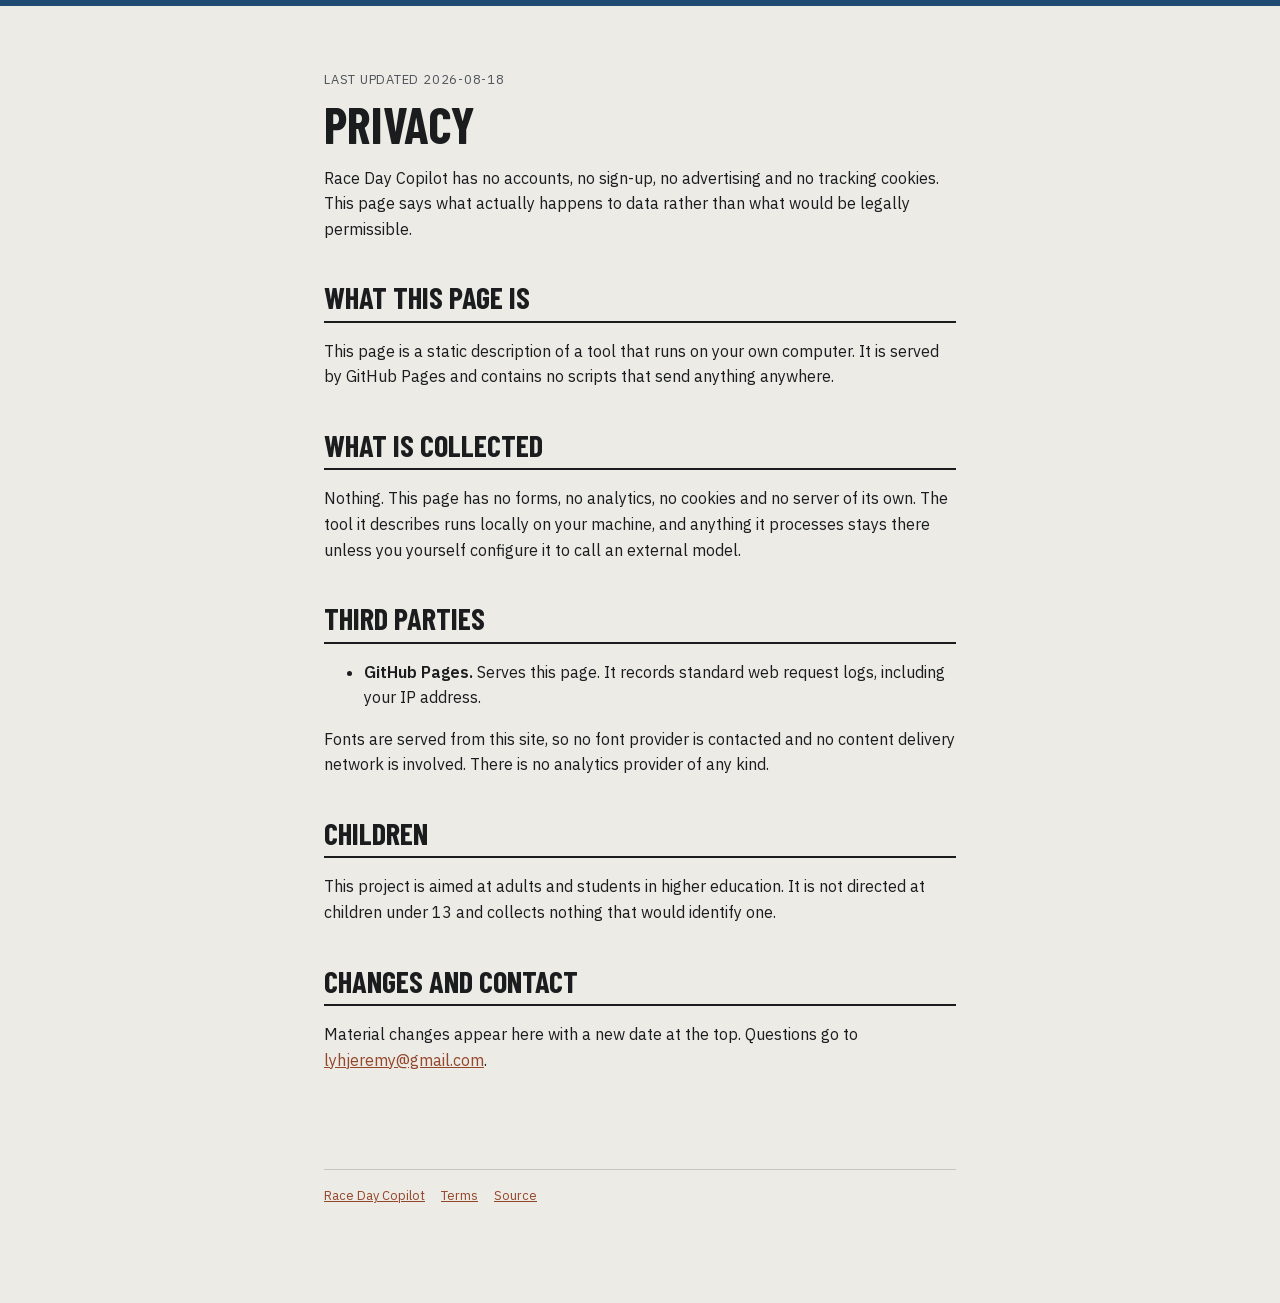
<file: privacy/index.html>
<!doctype html>
<html lang="en">
<head>
<meta charset="utf-8" />
<meta name="viewport" content="width=device-width, initial-scale=1" />
<title>Privacy: Race Day Copilot</title>
<meta name="description" content="What this project collects and what it does not." />
<meta name="theme-color" content="#ECEBE6" />
<link rel="stylesheet" href="../assets/family.css" />
<style>
:root{--fh:var(--font-display);--fb:var(--font-body)}
*,*::before,*::after{box-sizing:border-box;border-radius:0}
body{margin:0;background:var(--paper);color:var(--ink);font-family:var(--fb);font-size:16px;line-height:1.6}
.wrap{max-width:68ch;margin:0 auto;padding:64px 24px 96px}
h1,h2{font-family:var(--fh);font-weight:700;line-height:1;margin:0 0 16px;text-transform:uppercase}
h1{font-size:3.2rem}body{border-top:6px solid var(--signal-2)}
h2{font-size:1.9rem;margin-top:40px;padding-bottom:8px;border-bottom:2px solid var(--ink)}
p,ul{margin:0 0 16px}
li{margin-bottom:4px}
a{color:var(--signal);text-underline-offset:1px}
a:hover{color:var(--ink)}
a:focus-visible{outline:2px solid var(--signal);outline-offset:2px}
.meta{font-size:.8rem;text-transform:uppercase;letter-spacing:.06em;color:var(--ink-2);margin-bottom:8px}
footer{margin-top:96px;padding-top:16px;border-top:1px solid var(--rule);font-size:.8rem;color:var(--ink-2)}
footer a{margin-right:16px}
</style>
</head>
<body><div class="wrap">
<p class="meta">Last updated 2026-08-18</p>
<h1>Privacy</h1>
<p>Race Day Copilot has no accounts, no sign-up, no advertising and no tracking cookies. This page says what actually happens to data rather than what would be legally permissible.</p>
<h2>What this page is</h2>
<p>This page is a static description of a tool that runs on your own computer. It is served by GitHub Pages and contains no scripts that send anything anywhere.</p>
<h2>What is collected</h2>
<p>Nothing. This page has no forms, no analytics, no cookies and no server of its own. The tool it describes runs locally on your machine, and anything it processes stays there unless you yourself configure it to call an external model.</p>

<h2>Third parties</h2>
<ul>
<li><strong>GitHub Pages.</strong> Serves this page. It records standard web request logs, including your IP address.</li>
</ul>
<p>Fonts are served from this site, so no font provider is contacted and no content delivery network is involved. There is no analytics provider of any kind.</p>
<h2>Children</h2>
<p>This project is aimed at adults and students in higher education. It is not directed at children under 13 and collects nothing that would identify one.</p>
<h2>Changes and contact</h2>
<p>Material changes appear here with a new date at the top. Questions go to <a href="mailto:lyhjeremy@gmail.com">lyhjeremy@gmail.com</a>.</p>
<footer><a href="../">Race Day Copilot</a><a href="../terms/">Terms</a><a href="https://github.com/lyhjeremy/race-day-copilot">Source</a></footer>
</div></body></html>
</file>
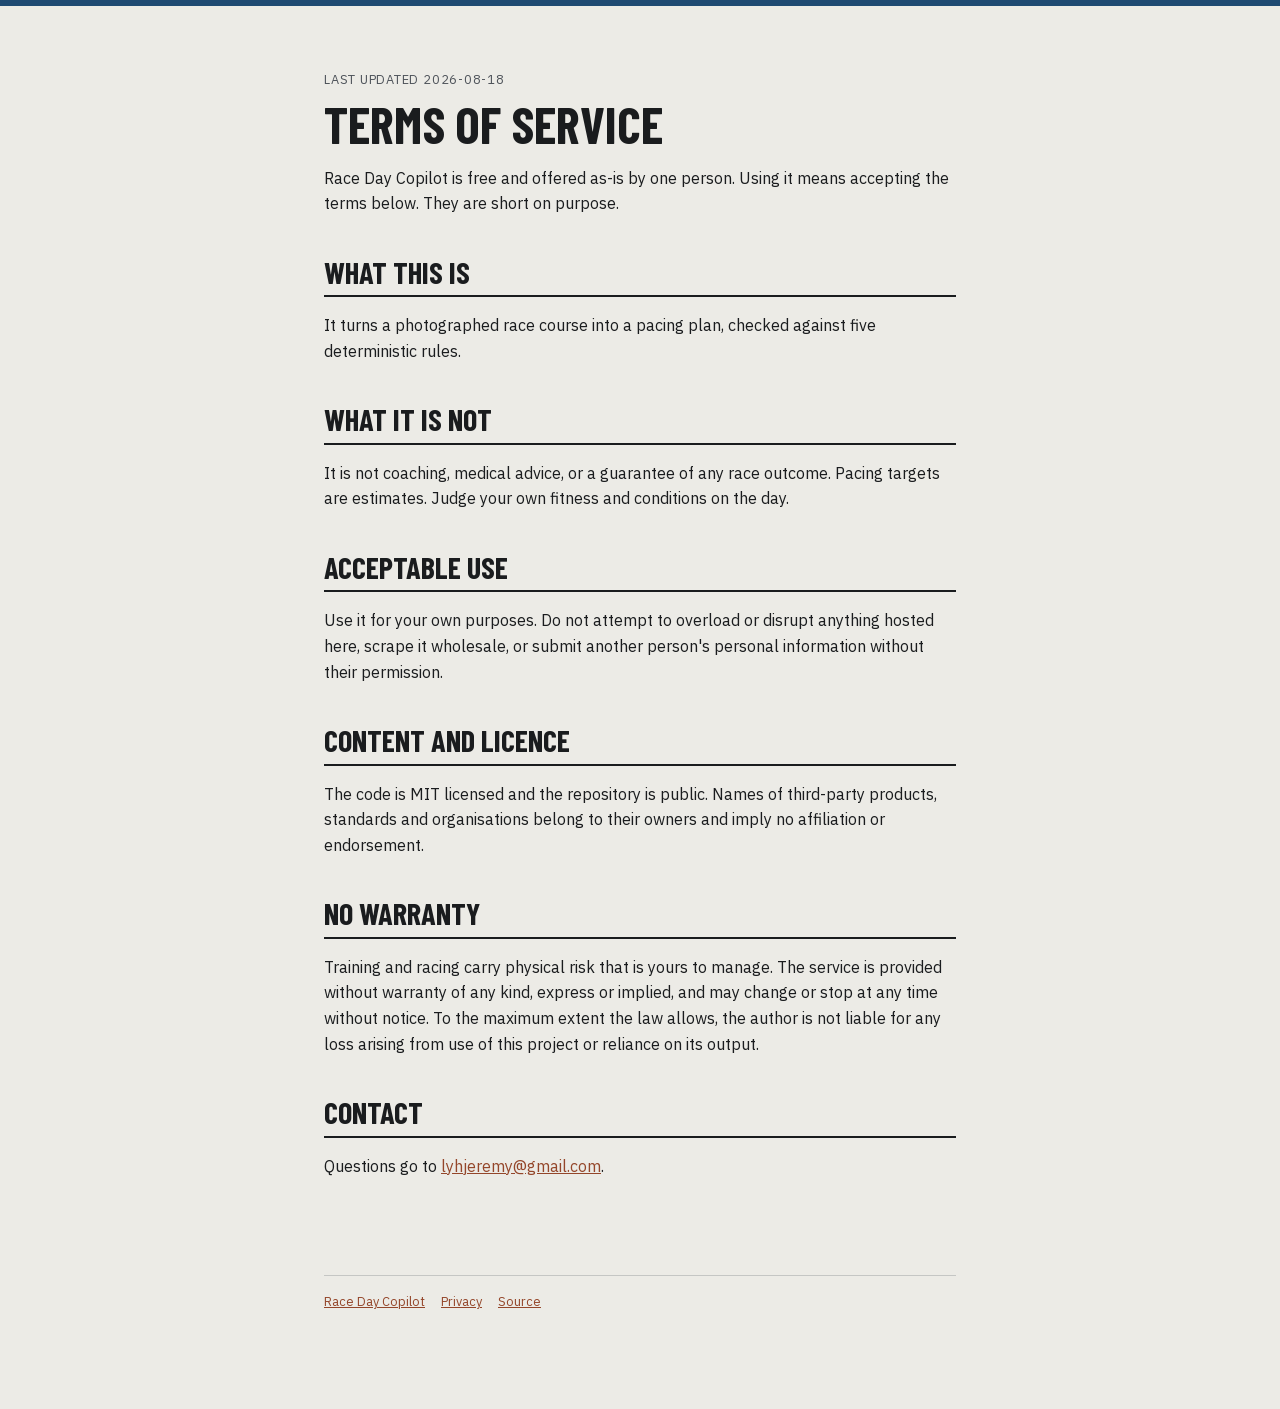
<file: terms/index.html>
<!doctype html>
<html lang="en">
<head>
<meta charset="utf-8" />
<meta name="viewport" content="width=device-width, initial-scale=1" />
<title>Terms: Race Day Copilot</title>
<meta name="description" content="The terms you accept by using this project." />
<meta name="theme-color" content="#ECEBE6" />
<link rel="stylesheet" href="../assets/family.css" />
<style>
:root{--fh:var(--font-display);--fb:var(--font-body)}
*,*::before,*::after{box-sizing:border-box;border-radius:0}
body{margin:0;background:var(--paper);color:var(--ink);font-family:var(--fb);font-size:16px;line-height:1.6}
.wrap{max-width:68ch;margin:0 auto;padding:64px 24px 96px}
h1,h2{font-family:var(--fh);font-weight:700;line-height:1;margin:0 0 16px;text-transform:uppercase}
h1{font-size:3.2rem}body{border-top:6px solid var(--signal-2)}
h2{font-size:1.9rem;margin-top:40px;padding-bottom:8px;border-bottom:2px solid var(--ink)}
p,ul{margin:0 0 16px}
li{margin-bottom:4px}
a{color:var(--signal);text-underline-offset:1px}
a:hover{color:var(--ink)}
a:focus-visible{outline:2px solid var(--signal);outline-offset:2px}
.meta{font-size:.8rem;text-transform:uppercase;letter-spacing:.06em;color:var(--ink-2);margin-bottom:8px}
footer{margin-top:96px;padding-top:16px;border-top:1px solid var(--rule);font-size:.8rem;color:var(--ink-2)}
footer a{margin-right:16px}
</style>
</head>
<body><div class="wrap">
<p class="meta">Last updated 2026-08-18</p>
<h1>Terms of service</h1>
<p>Race Day Copilot is free and offered as-is by one person. Using it means accepting the terms below. They are short on purpose.</p>
<h2>What this is</h2>
<p>It turns a photographed race course into a pacing plan, checked against five deterministic rules.</p>
<h2>What it is not</h2>
<p>It is not coaching, medical advice, or a guarantee of any race outcome. Pacing targets are estimates. Judge your own fitness and conditions on the day.</p>
<h2>Acceptable use</h2>
<p>Use it for your own purposes. Do not attempt to overload or disrupt anything hosted here, scrape it wholesale, or submit another person's personal information without their permission.</p>
<h2>Content and licence</h2>
<p>The code is MIT licensed and the repository is public. Names of third-party products, standards and organisations belong to their owners and imply no affiliation or endorsement.</p>
<h2>No warranty</h2>
<p>Training and racing carry physical risk that is yours to manage. The service is provided without warranty of any kind, express or implied, and may change or stop at any time without notice. To the maximum extent the law allows, the author is not liable for any loss arising from use of this project or reliance on its output.</p>
<h2>Contact</h2>
<p>Questions go to <a href="mailto:lyhjeremy@gmail.com">lyhjeremy@gmail.com</a>.</p>
<footer><a href="../">Race Day Copilot</a><a href="../privacy/">Privacy</a><a href="https://github.com/lyhjeremy/race-day-copilot">Source</a></footer>
</div></body></html>
</file>
<file: assets/family.css>
/* Ledger family: road. Generated by make_tokens.py; edit palettes.py, not this. */
  @font-face{font-family:"Barlow Condensed";src:url("../fonts/BarlowCondensed-600.woff2")format("woff2");font-weight:600;font-style:normal;font-display:swap}
  @font-face{font-family:"Barlow Condensed";src:url("../fonts/BarlowCondensed-700.woff2")format("woff2");font-weight:700;font-style:normal;font-display:swap}
  @font-face{font-family:"Source Serif 4";src:url("../fonts/SourceSerif4-400.woff2")format("woff2");font-weight:400;font-display:swap}
  @font-face{font-family:"Source Serif 4";src:url("../fonts/SourceSerif4-600.woff2")format("woff2");font-weight:600;font-display:swap}
  @font-face{font-family:"IBM Plex Sans";src:url("../fonts/IBMPlexSans-400.woff2")format("woff2");font-weight:400;font-display:swap}
  @font-face{font-family:"IBM Plex Sans";src:url("../fonts/IBMPlexSans-600.woff2")format("woff2");font-weight:600;font-display:swap}
  @font-face{font-family:"IBM Plex Mono";src:url("../fonts/IBMPlexMono-400.woff2")format("woff2");font-weight:400;font-display:swap}
:root {
  --paper: #ECEBE6;
  --panel: #F4F3EF;
  --ink: #1A1C1E;
  --ink-2: #4E535A;
  --rule: #C5C6C4;
  --edge: #73777C;
  --signal: #94462A;
  --signal-2: #1F4A72;
  --font-display: "Barlow Condensed", "Arial Narrow", sans-serif;
  --font-head: "Source Serif 4", "Iowan Old Style", "Palatino Linotype", Palatino, serif;
  --font-body: "IBM Plex Sans", "Helvetica Neue", Helvetica, Arial, sans-serif;
  --font-mono: "IBM Plex Mono", "SF Mono", Menlo, Consolas, monospace;
}
@media (prefers-color-scheme: dark) {
  :root:not([data-theme="light"]) {
    --paper: #17191C;
    --panel: #202327;
    --ink: #E4E5E3;
    --ink-2: #A3A8AE;
    --rule: #383C41;
    --edge: #6B7076;
    --signal: #D9906C;
    --signal-2: #7FA8D3;
  }
}
</file>
